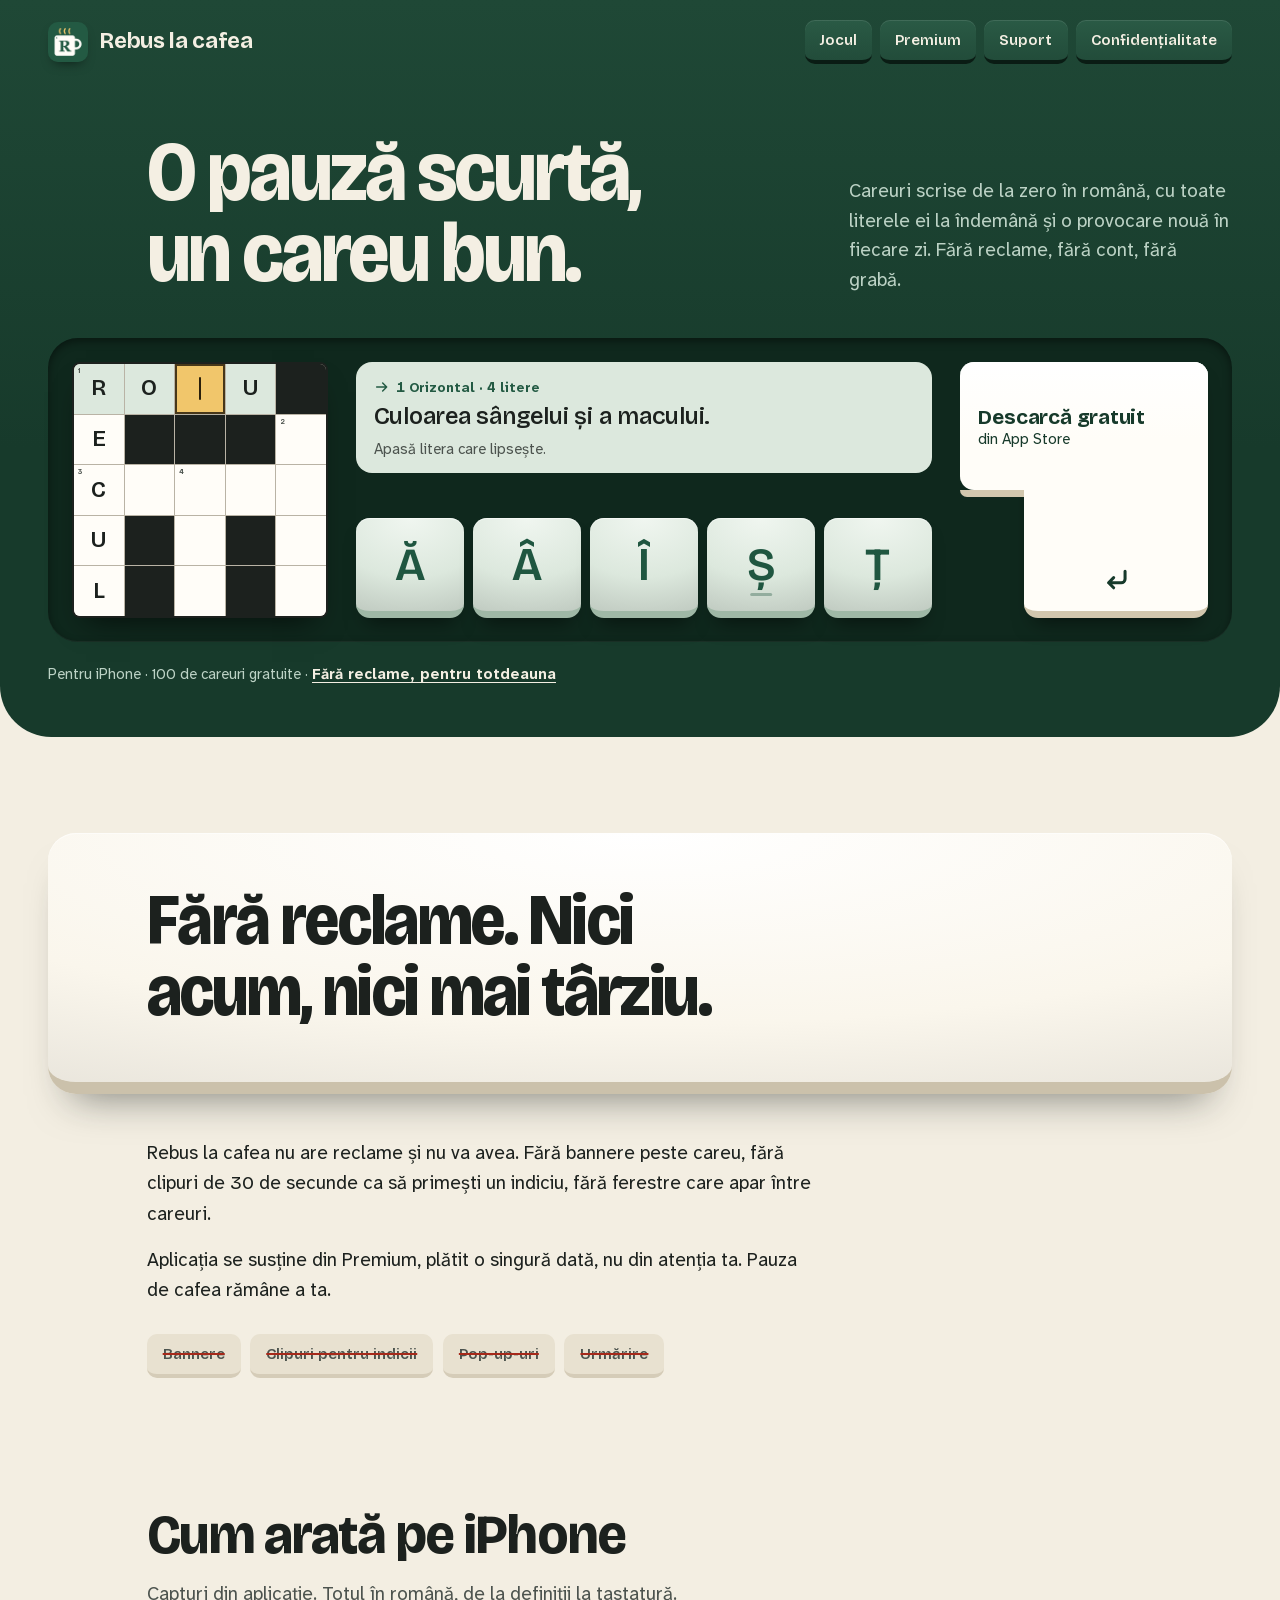
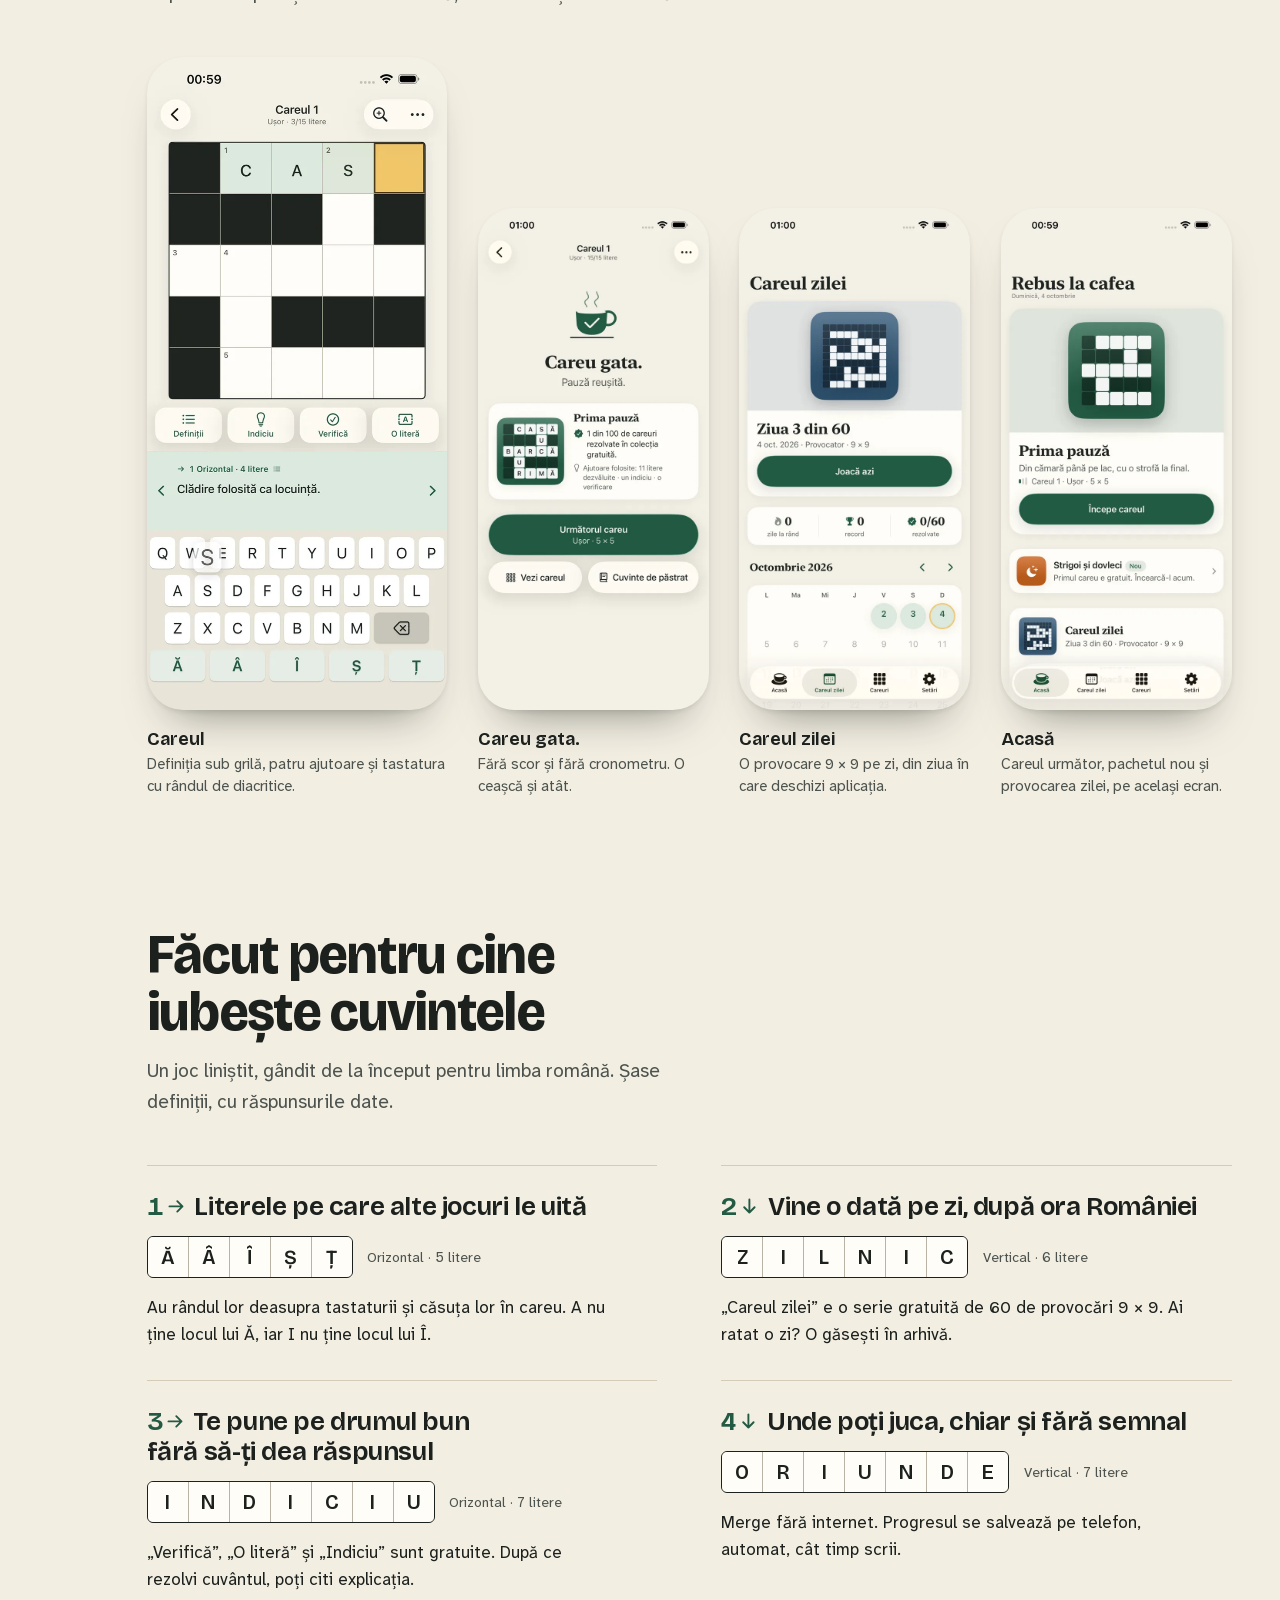
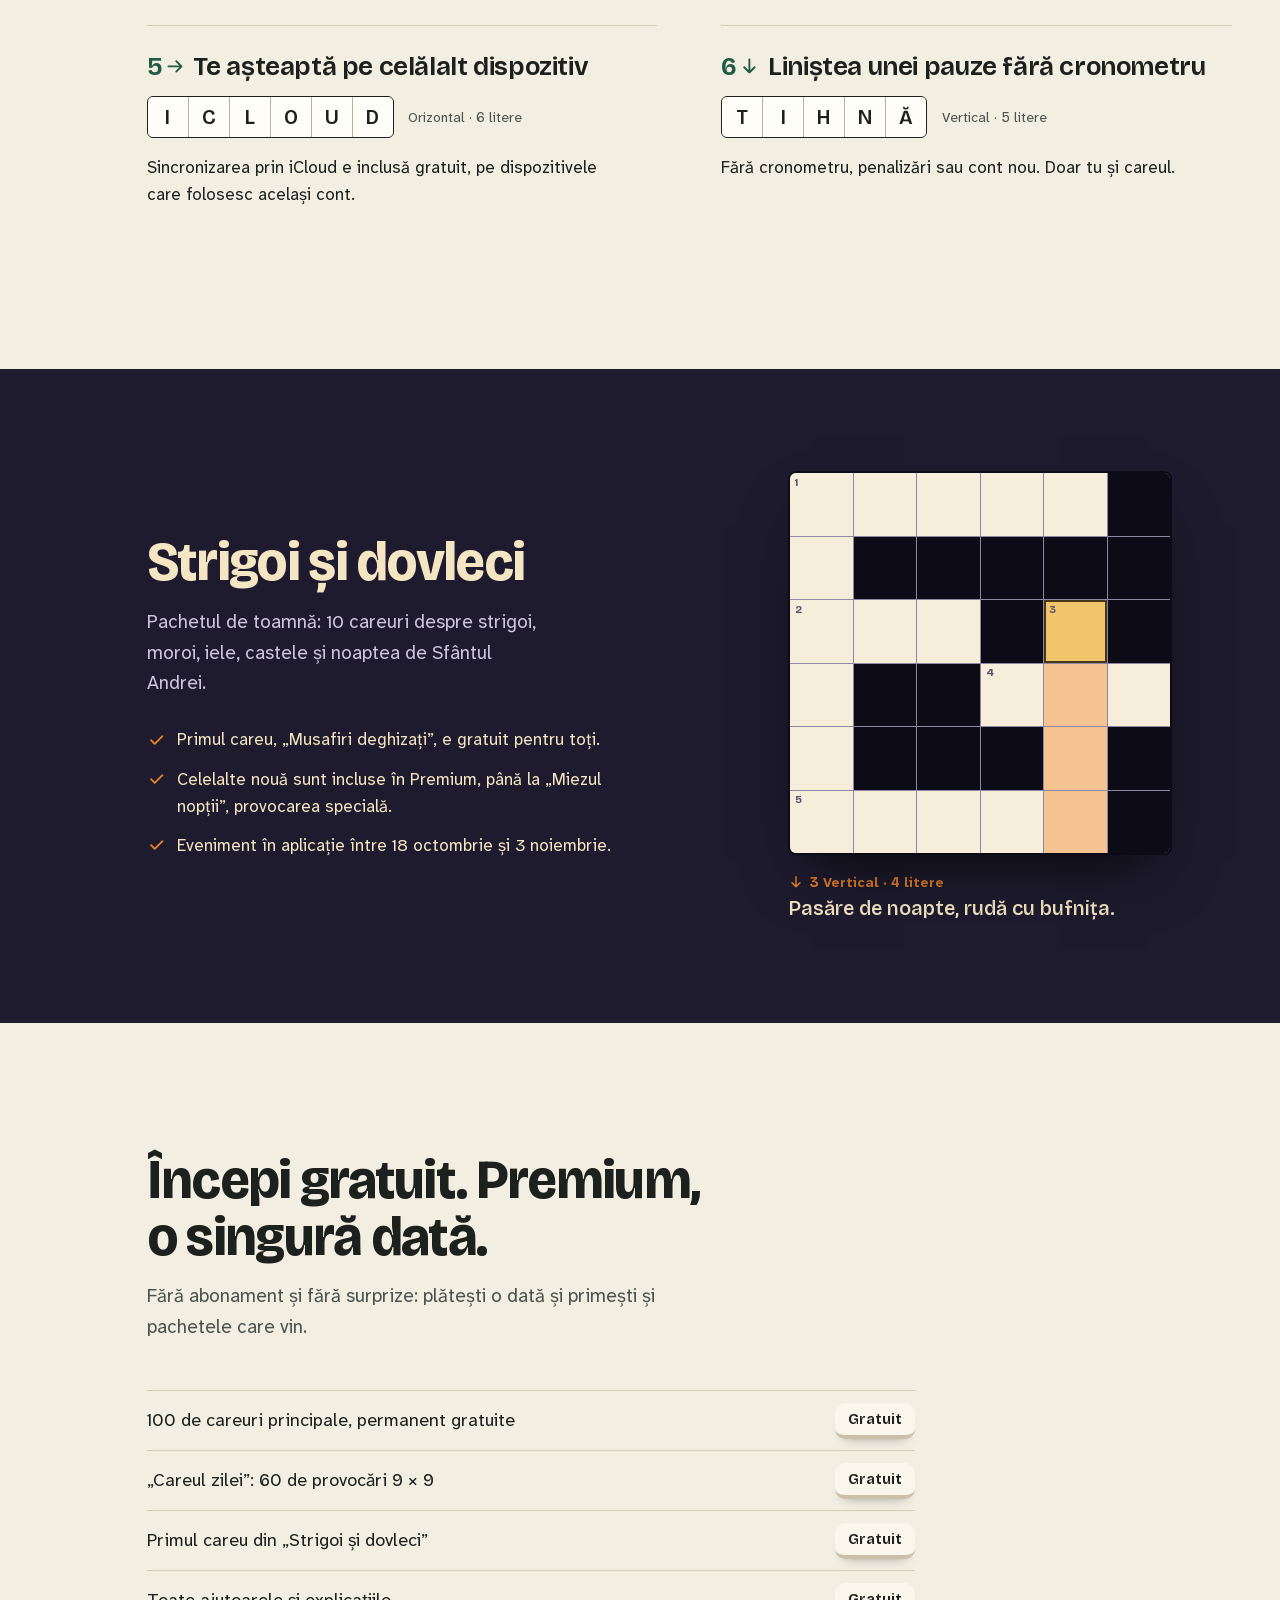
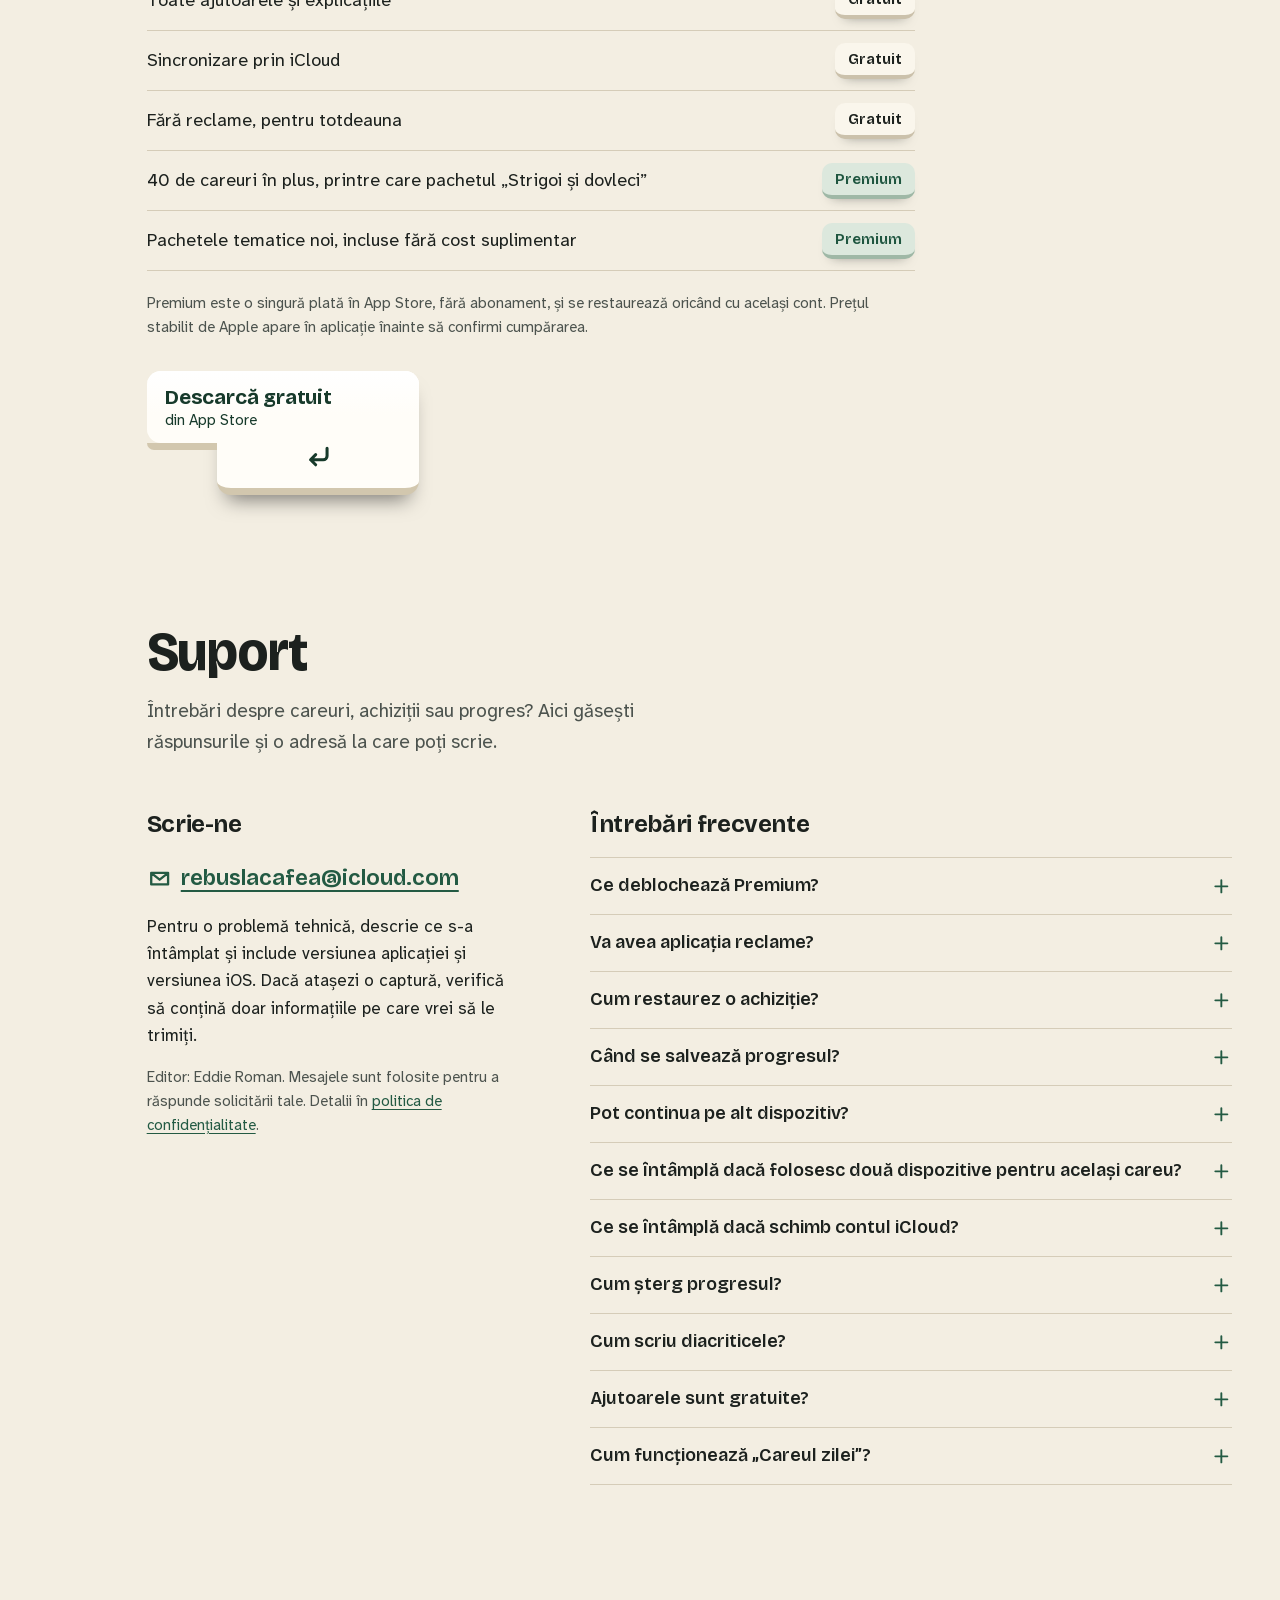
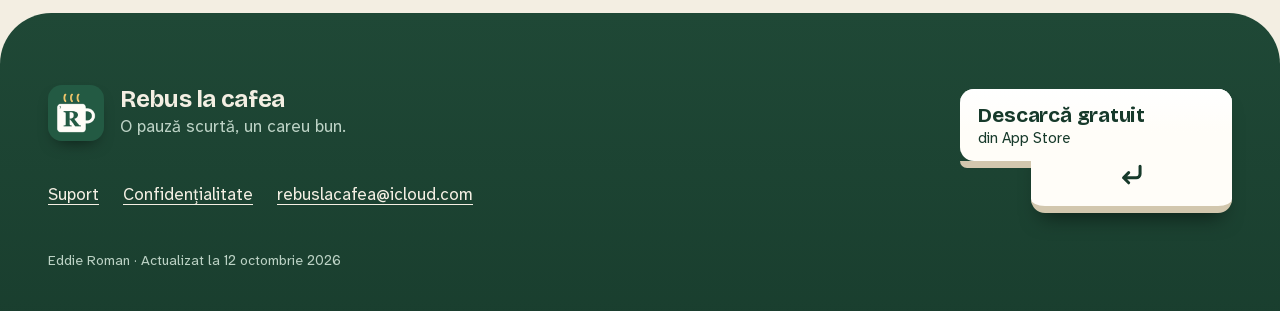
<file: index.html>
<!doctype html>
<html lang="ro">
<head>
  <meta charset="utf-8">
  <meta name="viewport" content="width=device-width, initial-scale=1">
  <meta name="description" content="Rebus la cafea: careuri românești pentru iPhone, cu Ă, Â, Î, Ș și Ț pe tastatură, o provocare nouă în fiecare zi și 100 de careuri gratuite. Fără reclame, iar așa va rămâne. Fără cont, fără abonament.">
  <meta name="theme-color" content="#173a2b">
  <meta property="og:type" content="website">
  <meta property="og:locale" content="ro_RO">
  <meta property="og:site_name" content="Rebus la cafea">
  <meta property="og:title" content="Rebus la cafea — careuri românești pentru iPhone">
  <meta property="og:description" content="100 de careuri gratuite, 60 de provocări zilnice și diacritice adevărate. Fără reclame, iar așa va rămâne.">
  <meta property="og:url" content="https://eddiesr93.github.io/rebus-la-cafea-site/">
  <meta property="og:image" content="https://eddiesr93.github.io/rebus-la-cafea-site/img/og-image.png">
  <meta property="og:image:width" content="1200">
  <meta property="og:image:height" content="630">
  <meta property="og:image:alt" content="Rebus la cafea: „O pauză scurtă, un careu bun.”, cuvântul ROȘU completat și tastele Ă, Â, Î, Ș, Ț, cu Ș apăsată.">
  <meta name="twitter:card" content="summary_large_image">
  <meta name="apple-itunes-app" content="app-id=6819084037">
  <title>Rebus la cafea — careuri românești pentru iPhone</title>
  <link rel="canonical" href="https://eddiesr93.github.io/rebus-la-cafea-site/">
  <link rel="icon" href="img/favicon-32.png" sizes="32x32" type="image/png">
  <link rel="apple-touch-icon" href="img/apple-touch-icon.png">
  <link rel="preload" href="fonts/bricolage-latin.woff2" as="font" type="font/woff2" crossorigin>
  <link rel="stylesheet" href="site.css">
</head>
<body>
  <a class="skip-link" href="#continut">Mergi la conținut</a>

  <svg class="sprite" aria-hidden="true" focusable="false">
    <symbol id="i-across" viewBox="0 0 24 24"><path d="M4 12h15M13 6l6 6-6 6"/></symbol>
    <symbol id="i-down" viewBox="0 0 24 24"><path d="M12 4v15M6 13l6 6 6-6"/></symbol>
    <symbol id="i-enter" viewBox="0 0 24 24"><path d="M19 5v6a3 3 0 0 1-3 3H6M10 10l-4 4 4 4"/></symbol>
    <symbol id="i-check" viewBox="0 0 24 24"><path d="M5 12.5l4.5 4.5L19 7.5"/></symbol>
    <symbol id="i-cross" viewBox="0 0 24 24"><path d="M7 7l10 10M17 7L7 17"/></symbol>
    <symbol id="i-plus" viewBox="0 0 24 24"><path d="M12 5v14M5 12h14"/></symbol>
    <symbol id="i-mail" viewBox="0 0 24 24"><path d="M4 6.5h16v11H4zM4.5 7l7.5 6 7.5-6"/></symbol>
  </svg>

  <div class="case case-top">
    <header class="site-header frame">
      <a class="brand" href="./" aria-current="page"><img src="img/apple-touch-icon.png" alt="" width="40" height="40">Rebus la cafea</a>
      <nav class="fn-row" aria-label="Navigație principală">
        <a class="fn" href="#joc">Jocul</a>
        <a class="fn" href="#premium">Premium</a>
        <a class="fn" href="#suport">Suport</a>
        <a class="fn fn-wide" href="confidentialitate/">Confidențialitate</a>
      </nav>
    </header>

    <main id="continut">
      <section class="hero frame" aria-labelledby="hero-titlu">
        <div class="hero-words">
          <h1 id="hero-titlu">O pauză scurtă, un&nbsp;careu bun.</h1>
          <p class="lede">Careuri scrise de la zero în română, cu toate literele ei la îndemână și o provocare nouă în fiecare zi. Fără reclame, fără cont, fără grabă.</p>
        </div>

        <div class="deck" role="group" aria-labelledby="demo-titlu">
          <input class="key-input" type="radio" name="litera" id="k-a" value="Ă">
          <input class="key-input" type="radio" name="litera" id="k-aa" value="Â">
          <input class="key-input" type="radio" name="litera" id="k-i" value="Î">
          <input class="key-input" type="radio" name="litera" id="k-s" value="Ș">
          <input class="key-input" type="radio" name="litera" id="k-t" value="Ț">

          <div class="board" role="img" aria-label="Careul „Încă o înghițitură”, 5 pe 5. Pe primul rând: R, O, o căsuță goală, U.">
            <span class="cell r0 n" data-n="1">R</span><span class="cell r0">O</span><span class="cell r0 target"><span class="caret"></span><span class="try try-a">Ă</span><span class="try try-aa">Â</span><span class="try try-i">Î</span><span class="try try-s">Ș</span><span class="try try-t">Ț</span></span><span class="cell r0">U</span><span class="cell block r0"></span>
            <span class="cell">E</span><span class="cell block"></span><span class="cell block"></span><span class="cell block"></span><span class="cell n" data-n="2"></span>
            <span class="cell n" data-n="3">C</span><span class="cell"></span><span class="cell n" data-n="4"></span><span class="cell"></span><span class="cell"></span>
            <span class="cell">U</span><span class="cell block"></span><span class="cell"></span><span class="cell block"></span><span class="cell"></span>
            <span class="cell">L</span><span class="cell block"></span><span class="cell"></span><span class="cell block"></span><span class="cell"></span>
          </div>

          <div class="clue">
            <p class="clue-dir" id="demo-titlu"><svg class="icon" aria-hidden="true"><use href="#i-across"/></svg>1 Orizontal · 4 litere</p>
            <p class="clue-text">Culoarea sângelui și a macului.</p>
            <p class="fb fb-none">Apasă litera care lipsește.</p>
            <p class="fb fb-a"><svg class="icon" aria-hidden="true"><use href="#i-cross"/></svg>„ROĂU”? Nu există. Mai încearcă.</p>
            <p class="fb fb-aa"><svg class="icon" aria-hidden="true"><use href="#i-cross"/></svg>„ROÂU”? Nici așa. Mai încearcă.</p>
            <p class="fb fb-i"><svg class="icon" aria-hidden="true"><use href="#i-cross"/></svg>„ROÎU”? Aproape poetic, dar nu.</p>
            <p class="fb fb-t"><svg class="icon" aria-hidden="true"><use href="#i-cross"/></svg>„ROȚU” sună a roată, nu a culoare.</p>
            <p class="fb fb-s"><svg class="icon" aria-hidden="true"><use href="#i-check"/></svg>ROȘU. Aici Ș are căsuța lui, nu e un S cu pretenții.</p>
          </div>

          <div class="keys">
            <label class="key key-dia" for="k-a"><span class="cap">Ă</span></label>
            <label class="key key-dia" for="k-aa"><span class="cap">Â</span></label>
            <label class="key key-dia" for="k-i"><span class="cap">Î</span></label>
            <label class="key key-dia key-home" for="k-s"><span class="cap">Ș</span></label>
            <label class="key key-dia" for="k-t"><span class="cap">Ț</span></label>
          </div>

          <a class="key-iso hero-enter" href="https://apps.apple.com/ro/app/id6819084037?pt=129528005&amp;ct=site&amp;mt=8"><span class="iso-top"><span class="enter-text"><strong>Descarcă gratuit</strong> din App Store</span><svg class="icon enter-icon iso-icon-inline" aria-hidden="true"><use href="#i-enter"/></svg></span><span class="iso-stem" aria-hidden="true"><svg class="icon enter-icon"><use href="#i-enter"/></svg></span></a>
        </div>

        <p class="hero-note">Pentru iPhone · 100 de careuri gratuite · <a href="#fara-reclame">Fără reclame, pentru totdeauna</a></p>
      </section>
    </main>
  </div>

  <div class="paper">
    <section class="promise frame" id="fara-reclame" aria-labelledby="promisiune-titlu">
      <div class="spacebar">
        <h2 id="promisiune-titlu">Fără reclame. Nici acum, nici mai târziu.</h2>
      </div>
      <div class="promise-body rail">
        <p>Rebus la cafea nu are reclame și nu va avea. Fără bannere peste careu, fără clipuri de 30 de secunde ca să primești un indiciu, fără ferestre care apar între careuri.</p>
        <p>Aplicația se susține din Premium, plătit o singură dată, nu din atenția ta. Pauza de cafea rămâne a ta.</p>
        <ul class="mods" aria-label="Ce nu există în aplicație">
          <li>Bannere</li>
          <li>Clipuri pentru indicii</li>
          <li>Pop-up-uri</li>
          <li>Urmărire</li>
        </ul>
      </div>
    </section>

    <section class="screens frame" id="ecrane" aria-labelledby="ecrane-titlu">
      <div class="section-head rail">
        <h2 id="ecrane-titlu">Cum arată pe iPhone</h2>
        <p>Capturi din aplicație. Totul în română, de la definiții la tastatură.</p>
      </div>
      <div class="shots">
        <figure class="shot shot-lead">
          <picture>
            <source srcset="img/ecran-03-game-typing-dark.webp" media="(prefers-color-scheme: dark)">
            <img src="img/ecran-03-game-typing.webp" alt="Careul 1 în lucru: CAS completat pe orizontală, definiția „Clădire folosită ca locuință” și tastatura cu rândul Ă, Â, Î, Ș, Ț." width="600" height="1304" loading="lazy">
          </picture>
          <figcaption><strong>Careul</strong> Definiția sub grilă, patru ajutoare și tastatura cu rândul de diacritice.</figcaption>
        </figure>
        <figure class="shot">
          <picture>
            <source srcset="img/ecran-08-completion-dark.webp" media="(prefers-color-scheme: dark)">
            <img src="img/ecran-08-completion.webp" alt="Ecranul de final „Careu gata. Pauză reușită.” cu ceașca de cafea și rezumatul careului „Prima pauză”." width="600" height="1304" loading="lazy">
          </picture>
          <figcaption><strong>Careu gata.</strong> Fără scor și fără cronometru. O ceașcă și atât.</figcaption>
        </figure>
        <figure class="shot">
          <picture>
            <source srcset="img/ecran-11-daily-dark.webp" media="(prefers-color-scheme: dark)">
            <img src="img/ecran-11-daily.webp" alt="Ecranul „Careul zilei”: Ziua 3 din 60, provocare 9&nbsp;×&nbsp;9, seria zilnică și calendarul lunii octombrie." width="600" height="1304" loading="lazy">
          </picture>
          <figcaption><strong>Careul zilei</strong> O provocare 9&nbsp;×&nbsp;9 pe zi, din ziua în care deschizi aplicația.</figcaption>
        </figure>
        <figure class="shot">
          <picture>
            <source srcset="img/ecran-01-home-dark.webp" media="(prefers-color-scheme: dark)">
            <img src="img/ecran-01-home.webp" alt="Ecranul Acasă: careul „Prima pauză” cu butonul „Începe careul”, pachetul „Strigoi și dovleci” și Careul zilei, ziua 3 din 60." width="600" height="1304" loading="lazy">
          </picture>
          <figcaption><strong>Acasă</strong> Careul următor, pachetul nou și provocarea zilei, pe același ecran.</figcaption>
        </figure>
      </div>
    </section>

    <section class="clues frame" id="joc" aria-labelledby="joc-titlu">
      <div class="section-head rail">
        <h2 id="joc-titlu">Făcut pentru cine iubește cuvintele</h2>
        <p>Un joc liniștit, gândit de la început pentru limba română. Șase definiții, cu răspunsurile date.</p>
      </div>
      <ol class="clue-list rail">
        <li>
          <h3><span class="idx">1<svg class="icon" aria-hidden="true"><use href="#i-across"/></svg></span>Literele pe care alte jocuri le uită</h3>
          <p class="answer-row"><span class="answer" role="img" aria-label="Răspuns: Ă, Â, Î, Ș, Ț"><span>Ă</span><span>Â</span><span>Î</span><span>Ș</span><span>Ț</span></span><span class="len">Orizontal · 5 litere</span></p>
          <p>Au rândul lor deasupra tastaturii și căsuța lor în careu. A nu ține locul lui Ă, iar I nu ține locul lui Î.</p>
        </li>
        <li>
          <h3><span class="idx">2<svg class="icon" aria-hidden="true"><use href="#i-down"/></svg></span>Vine o dată pe zi, după ora României</h3>
          <p class="answer-row"><span class="answer" role="img" aria-label="Răspuns: zilnic"><span>Z</span><span>I</span><span>L</span><span>N</span><span>I</span><span>C</span></span><span class="len">Vertical · 6 litere</span></p>
          <p>„Careul zilei” e o serie gratuită de 60 de provocări 9&nbsp;×&nbsp;9. Ai ratat o zi? O găsești în arhivă.</p>
        </li>
        <li>
          <h3><span class="idx">3<svg class="icon" aria-hidden="true"><use href="#i-across"/></svg></span>Te pune pe drumul bun fără să-ți dea răspunsul</h3>
          <p class="answer-row"><span class="answer" role="img" aria-label="Răspuns: indiciu"><span>I</span><span>N</span><span>D</span><span>I</span><span>C</span><span>I</span><span>U</span></span><span class="len">Orizontal · 7 litere</span></p>
          <p>„Verifică”, „O literă” și „Indiciu” sunt gratuite. După ce rezolvi cuvântul, poți citi explicația.</p>
        </li>
        <li>
          <h3><span class="idx">4<svg class="icon" aria-hidden="true"><use href="#i-down"/></svg></span>Unde poți juca, chiar și fără semnal</h3>
          <p class="answer-row"><span class="answer" role="img" aria-label="Răspuns: oriunde"><span>O</span><span>R</span><span>I</span><span>U</span><span>N</span><span>D</span><span>E</span></span><span class="len">Vertical · 7 litere</span></p>
          <p>Merge fără internet. Progresul se salvează pe telefon, automat, cât timp scrii.</p>
        </li>
        <li>
          <h3><span class="idx">5<svg class="icon" aria-hidden="true"><use href="#i-across"/></svg></span>Te așteaptă pe celălalt dispozitiv</h3>
          <p class="answer-row"><span class="answer" role="img" aria-label="Răspuns: iCloud"><span>I</span><span>C</span><span>L</span><span>O</span><span>U</span><span>D</span></span><span class="len">Orizontal · 6 litere</span></p>
          <p>Sincronizarea prin iCloud e inclusă gratuit, pe dispozitivele care folosesc același cont.</p>
        </li>
        <li>
          <h3><span class="idx">6<svg class="icon" aria-hidden="true"><use href="#i-down"/></svg></span>Liniștea unei pauze fără cronometru</h3>
          <p class="answer-row"><span class="answer" role="img" aria-label="Răspuns: tihnă"><span>T</span><span>I</span><span>H</span><span>N</span><span>Ă</span></span><span class="len">Vertical · 5 litere</span></p>
          <p>Fără cronometru, penalizări sau cont nou. Doar tu și careul.</p>
        </li>
      </ol>
    </section>
  </div>

  <!-- Secțiune temporară: „Strigoi și dovleci”. Se scoate după evenimentul din 3 noiembrie 2026. -->
  <section class="night" id="strigoi" aria-labelledby="strigoi-titlu">
    <div class="frame night-inner">
      <div class="night-words rail">
        <h2 id="strigoi-titlu">Strigoi și dovleci</h2>
        <p class="night-lede">Pachetul de toamnă: 10 careuri despre strigoi, moroi, iele, castele și noaptea de Sfântul Andrei.</p>
        <ul class="night-facts">
          <li><svg class="icon" aria-hidden="true"><use href="#i-check"/></svg>Primul careu, „Musafiri deghizați”, e gratuit pentru toți.</li>
          <li><svg class="icon" aria-hidden="true"><use href="#i-check"/></svg>Celelalte nouă sunt incluse în Premium, până la „Miezul nopții”, provocarea specială.</li>
          <li><svg class="icon" aria-hidden="true"><use href="#i-check"/></svg>Eveniment în aplicație între 18 octombrie și 3 noiembrie.</li>
        </ul>
      </div>
      <figure class="night-grid">
        <div class="board board-night" role="img" aria-label="Grila 6 pe 6 a careului „Musafiri deghizați”, cu un cuvânt vertical de 4 litere evidențiat.">
          <span class="cell n" data-n="1"></span><span class="cell"></span><span class="cell"></span><span class="cell"></span><span class="cell"></span><span class="cell block"></span>
          <span class="cell"></span><span class="cell block"></span><span class="cell block"></span><span class="cell block"></span><span class="cell block"></span><span class="cell block"></span>
          <span class="cell n" data-n="2"></span><span class="cell"></span><span class="cell"></span><span class="cell block"></span><span class="cell n on head" data-n="3"></span><span class="cell block"></span>
          <span class="cell"></span><span class="cell block"></span><span class="cell block"></span><span class="cell n" data-n="4"></span><span class="cell on"></span><span class="cell"></span>
          <span class="cell"></span><span class="cell block"></span><span class="cell block"></span><span class="cell block"></span><span class="cell on"></span><span class="cell block"></span>
          <span class="cell n" data-n="5"></span><span class="cell"></span><span class="cell"></span><span class="cell"></span><span class="cell on"></span><span class="cell block"></span>
        </div>
        <figcaption><span class="clue-dir"><svg class="icon" aria-hidden="true"><use href="#i-down"/></svg>3 Vertical · 4 litere</span> Pasăre de noapte, rudă cu bufnița.</figcaption>
      </figure>
    </div>
  </section>

  <div class="paper">
    <section class="premium frame" id="premium" aria-labelledby="premium-titlu">
      <div class="section-head rail">
        <h2 id="premium-titlu">Începi gratuit. Premium, o singură dată.</h2>
        <p>Fără abonament și fără surprize: plătești o dată și primești și pachetele care vin.</p>
      </div>
      <ul class="ledger rail" aria-label="Ce primești">
        <li><span>100 de careuri principale, permanent gratuite</span><span class="tag">Gratuit</span></li>
        <li><span>„Careul zilei”: 60 de provocări 9&nbsp;×&nbsp;9</span><span class="tag">Gratuit</span></li>
        <li><span>Primul careu din „Strigoi și dovleci”</span><span class="tag">Gratuit</span></li>
        <li><span>Toate ajutoarele și explicațiile</span><span class="tag">Gratuit</span></li>
        <li><span>Sincronizare prin iCloud</span><span class="tag">Gratuit</span></li>
        <li><span>Fără reclame, pentru totdeauna</span><span class="tag">Gratuit</span></li>
        <li><span>40 de careuri în plus, printre care pachetul „Strigoi și dovleci”</span><span class="tag tag-premium">Premium</span></li>
        <li><span>Pachetele tematice noi, incluse fără cost suplimentar</span><span class="tag tag-premium">Premium</span></li>
      </ul>
      <p class="ledger-note rail">Premium este o singură plată în App Store, fără abonament, și se restaurează oricând cu același cont. Prețul stabilit de Apple apare în aplicație înainte să confirmi cumpărarea.</p>
      <div class="cta-row rail">
        <a class="key-iso" href="https://apps.apple.com/ro/app/id6819084037?pt=129528005&amp;ct=site&amp;mt=8"><span class="iso-top"><span class="enter-text"><strong>Descarcă gratuit</strong> din App Store</span><svg class="icon enter-icon iso-icon-inline" aria-hidden="true"><use href="#i-enter"/></svg></span><span class="iso-stem" aria-hidden="true"><svg class="icon enter-icon"><use href="#i-enter"/></svg></span></a>
      </div>
    </section>

    <section class="support frame" id="suport" aria-labelledby="suport-titlu">
      <div class="section-head rail">
        <h2 id="suport-titlu">Suport</h2>
        <p>Întrebări despre careuri, achiziții sau progres? Aici găsești răspunsurile și o adresă la care poți scrie.</p>
      </div>

      <div class="support-grid rail">
        <div class="contact" aria-labelledby="contact-titlu">
          <h3 id="contact-titlu">Scrie-ne</h3>
          <a class="email-link" href="mailto:rebuslacafea@icloud.com"><svg class="icon" aria-hidden="true"><use href="#i-mail"/></svg>rebuslacafea@icloud.com</a>
          <p>Pentru o problemă tehnică, descrie ce s-a întâmplat și include versiunea aplicației și versiunea iOS. Dacă atașezi o captură, verifică să conțină doar informațiile pe care vrei să le trimiți.</p>
          <p class="meta">Editor: Eddie Roman. Mesajele sunt folosite pentru a răspunde solicitării tale. Detalii în <a href="confidentialitate/#mesaje-suport">politica de confidențialitate</a>.</p>
        </div>

        <div class="faq" aria-labelledby="intrebari-titlu">
          <h3 id="intrebari-titlu">Întrebări frecvente</h3>

          <details>
            <summary>Ce deblochează Premium?<svg class="icon" aria-hidden="true"><use href="#i-plus"/></svg></summary>
            <p>Premium include 40 de careuri disponibile acum, printre care pachetul de toamnă „Strigoi și dovleci”. Pachetele tematice noi, adăugate periodic prin actualizările aplicației, sunt incluse fără cost suplimentar. Plătești o singură dată în App Store, fără abonament. Toate pachetele noi sunt incluse în aceeași achiziție și rămân în arhiva premium, accesibilă cumpărătorilor. Cele 100 de careuri gratuite rămân disponibile. Prețul furnizat de Apple este afișat în aplicație, înainte de confirmarea cumpărării.</p>
          </details>

          <details>
            <summary>Va avea aplicația reclame?<svg class="icon" aria-hidden="true"><use href="#i-plus"/></svg></summary>
            <p>Nu. Rebus la cafea nu are reclame și nu va avea, nici în careurile gratuite, nici în Premium. Nu există bannere, clipuri pentru indicii sau ferestre între careuri. Aplicația se susține din achiziția unică Premium.</p>
          </details>

          <details>
            <summary>Cum restaurez o achiziție?<svg class="icon" aria-hidden="true"><use href="#i-plus"/></svg></summary>
            <p>În Setări, apasă „Restaurează achizițiile”, folosind același cont App Store cu care ai cumpărat Premium. Restaurarea necesită o conexiune la internet. Dacă accesul nu apare, verifică acel cont și încearcă din nou. <a href="https://support.apple.com/en-gb/108096">Apple explică și pașii de restaurare</a>.</p>
          </details>

          <details>
            <summary>Când se salvează progresul?<svg class="icon" aria-hidden="true"><use href="#i-plus"/></svg></summary>
            <p>Progresul se păstrează local pe dispozitiv, inclusiv offline. Scrierea se face după o scurtă pauză la tastare și când părăsești careul sau treci aplicația în fundal. Dacă apare un mesaj că salvarea nu a reușit, verifică spațiul liber și reîncearcă înainte să închizi aplicația. Sincronizarea iCloud se încearcă separat și depinde de conexiune, cont și condițiile sistemului.</p>
          </details>

          <details>
            <summary>Pot continua pe alt dispozitiv?<svg class="icon" aria-hidden="true"><use href="#i-plus"/></svg></summary>
            <p>Da, prin iCloud, pe dispozitivele care folosesc același cont. Sincronizarea progresului este activată implicit și este disponibilă atât pentru gratuit, cât și pentru Premium. O poți opri din Setări sau poți cere o încercare prin „Sincronizează acum”. Actualizarea nu este garantată imediat. Se sincronizează progresul, selecția din fiecare careu și istoricul rezolvărilor; tema, vibrațiile și alegerea careului afișat rămân locale. „Restaurează achizițiile” recuperează separat accesul Premium prin contul App Store.</p>
          </details>

          <details>
            <summary>Ce se întâmplă dacă folosesc două dispozitive pentru același careu?<svg class="icon" aria-hidden="true"><use href="#i-plus"/></svg></summary>
            <p>Aplicația păstrează o salvare întreagă după reguli stabile. O finalizare are prioritate, cu excepția unei reluări sau resetări explicite. Literele din salvări diferite nu se combină. Așteaptă reușita sincronizării înainte să continui pe celălalt dispozitiv.</p>
          </details>

          <details>
            <summary>Ce se întâmplă dacă schimb contul iCloud?<svg class="icon" aria-hidden="true"><use href="#i-plus"/></svg></summary>
            <p>Sincronizarea se suspendă până când confirmi folosirea noului cont. Confirmarea permite trimiterea progresului local către acel cont. Transferul nu se face automat.</p>
          </details>

          <details>
            <summary>Cum șterg progresul?<svg class="icon" aria-hidden="true"><use href="#i-plus"/></svg></summary>
            <p>În Setări, „Resetează tot progresul” golește imediat literele și statisticile locale. Resetarea se aplică celorlalte dispozitive după sincronizare, inclusiv după reactivarea ei. Cu sincronizarea oprită, copia iCloud nu se modifică imediat. Oprirea sincronizării sau ștergerea aplicației nu șterge copia iCloud existentă. Confirmarea resetării este necesară, iar achizițiile sunt păstrate.</p>
          </details>

          <details>
            <summary>Cum scriu diacriticele?<svg class="icon" aria-hidden="true"><use href="#i-plus"/></svg></summary>
            <p>Folosește rândul Ă, Â, Î, Ș și Ț de deasupra tastaturii din aplicație. Acestea sunt litere distincte în careuri: A nu înlocuiește Ă sau Â, iar I nu înlocuiește Î. O literă ocupă o singură căsuță.</p>
          </details>

          <details>
            <summary>Ajutoarele sunt gratuite?<svg class="icon" aria-hidden="true"><use href="#i-plus"/></svg></summary>
            <p>Da. „Verifică” marchează literele greșite, iar „O literă” completează o căsuță. „Indiciu” oferă o direcție de gândire fără să completeze litere; după rezolvarea cuvântului poți citi explicația. Ajutoarele sunt disponibile gratuit în colecțiile gratuite și în cele deblocate prin cumpărare.</p>
          </details>

          <details>
            <summary>Cum funcționează „Careul zilei”?<svg class="icon" aria-hidden="true"><use href="#i-plus"/></svg></summary>
            <p>Este o serie de 60 de provocări gratuite, separate de cele 140 de careuri principale (100 gratuite și 40 Premium). Seria începe din ziua în care deschizi prima dată aplicația și se deschide câte o provocare pe zi, după ora României. Zilele trecute rămân accesibile în arhivă, iar cele viitoare sunt blocate. După ziua 60, toate provocările rămân în arhivă, pentru a reveni oricând.</p>
          </details>
        </div>
      </div>
    </section>
  </div>

  <footer class="case case-bottom">
    <div class="frame footer-inner">
      <div class="footer-brand">
        <img src="img/apple-touch-icon.png" alt="" width="56" height="56">
        <p><strong>Rebus la cafea</strong> O pauză scurtă, un careu bun.</p>
      </div>
      <a class="key-iso" href="https://apps.apple.com/ro/app/id6819084037?pt=129528005&amp;ct=site&amp;mt=8"><span class="iso-top"><span class="enter-text"><strong>Descarcă gratuit</strong> din App Store</span><svg class="icon enter-icon iso-icon-inline" aria-hidden="true"><use href="#i-enter"/></svg></span><span class="iso-stem" aria-hidden="true"><svg class="icon enter-icon"><use href="#i-enter"/></svg></span></a>
      <nav class="footer-nav" aria-label="Linkuri de subsol">
        <a href="#suport">Suport</a>
        <a href="confidentialitate/">Confidențialitate</a>
        <a href="mailto:rebuslacafea@icloud.com">rebuslacafea@icloud.com</a>
      </nav>
      <p class="footer-meta">Eddie Roman · Actualizat la <time datetime="2026-10-12">12 octombrie 2026</time></p>
    </div>
  </footer>
</body>
</html>
</file>
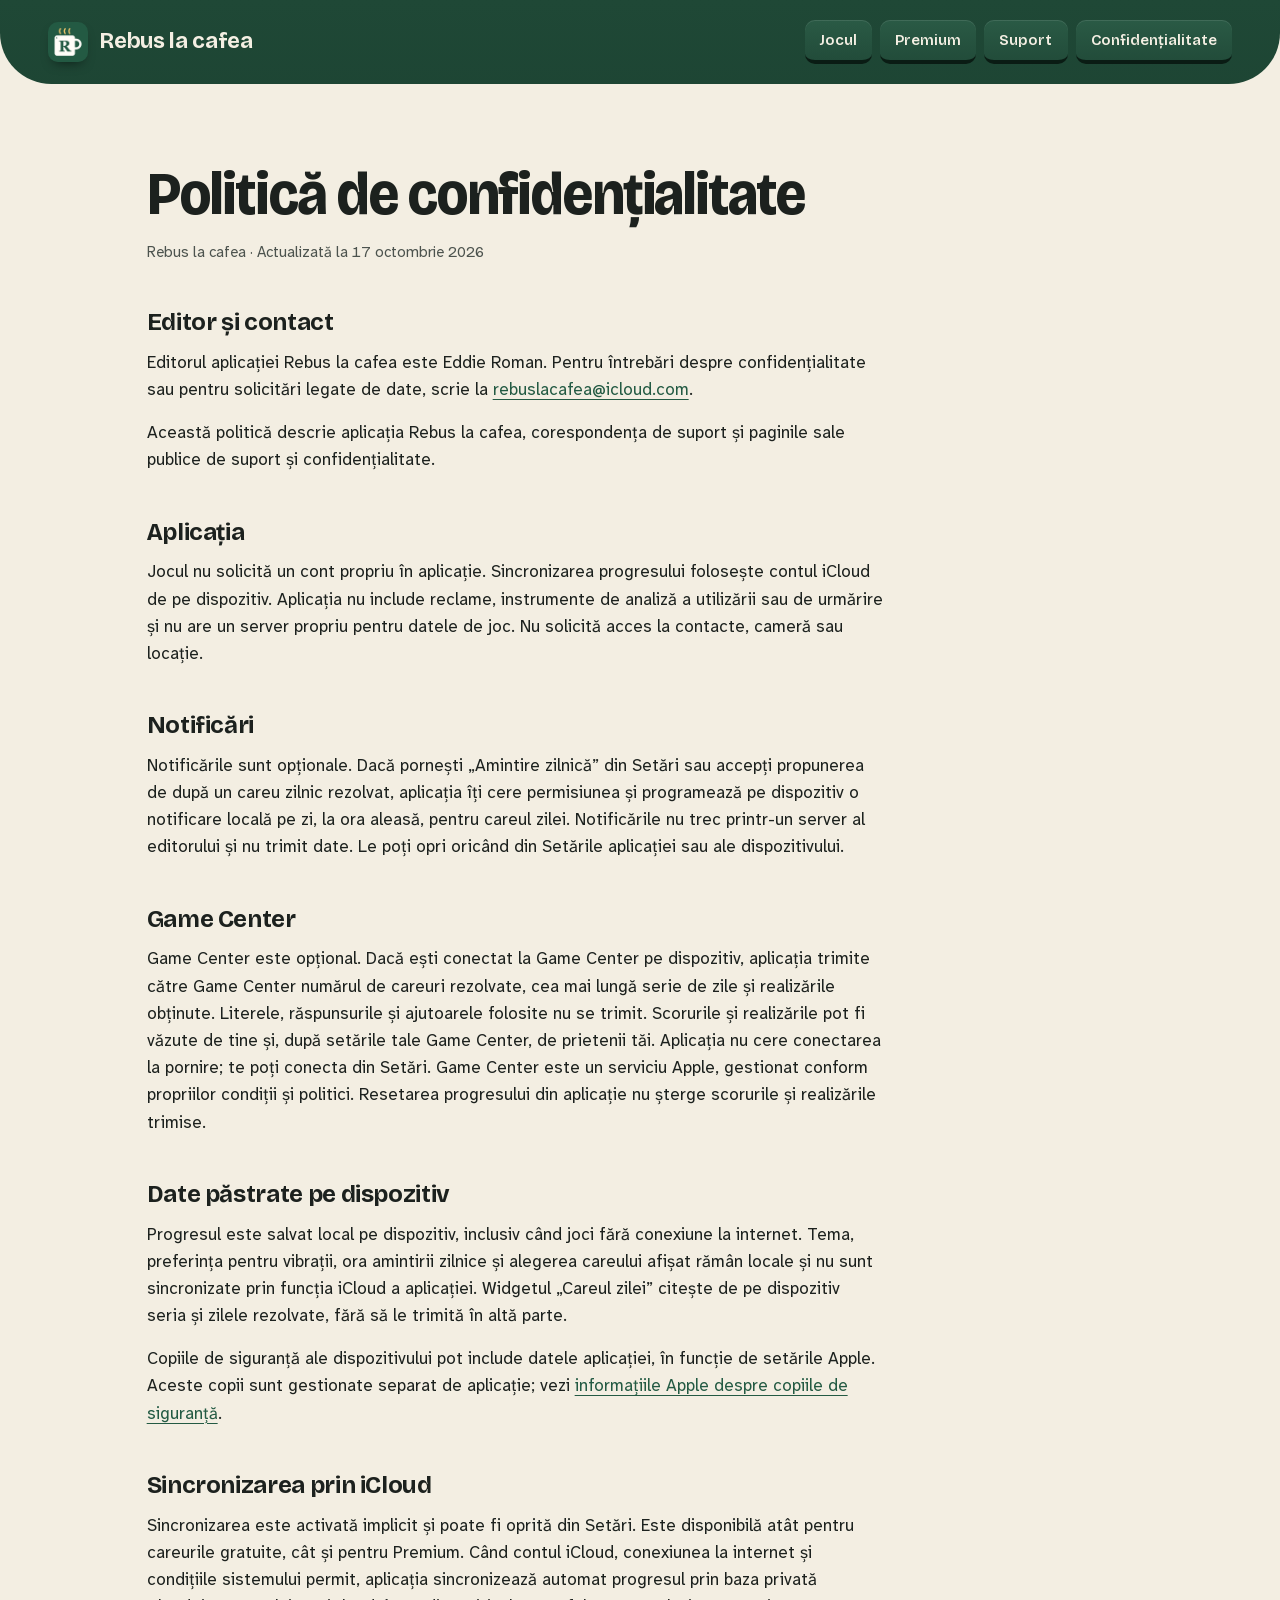
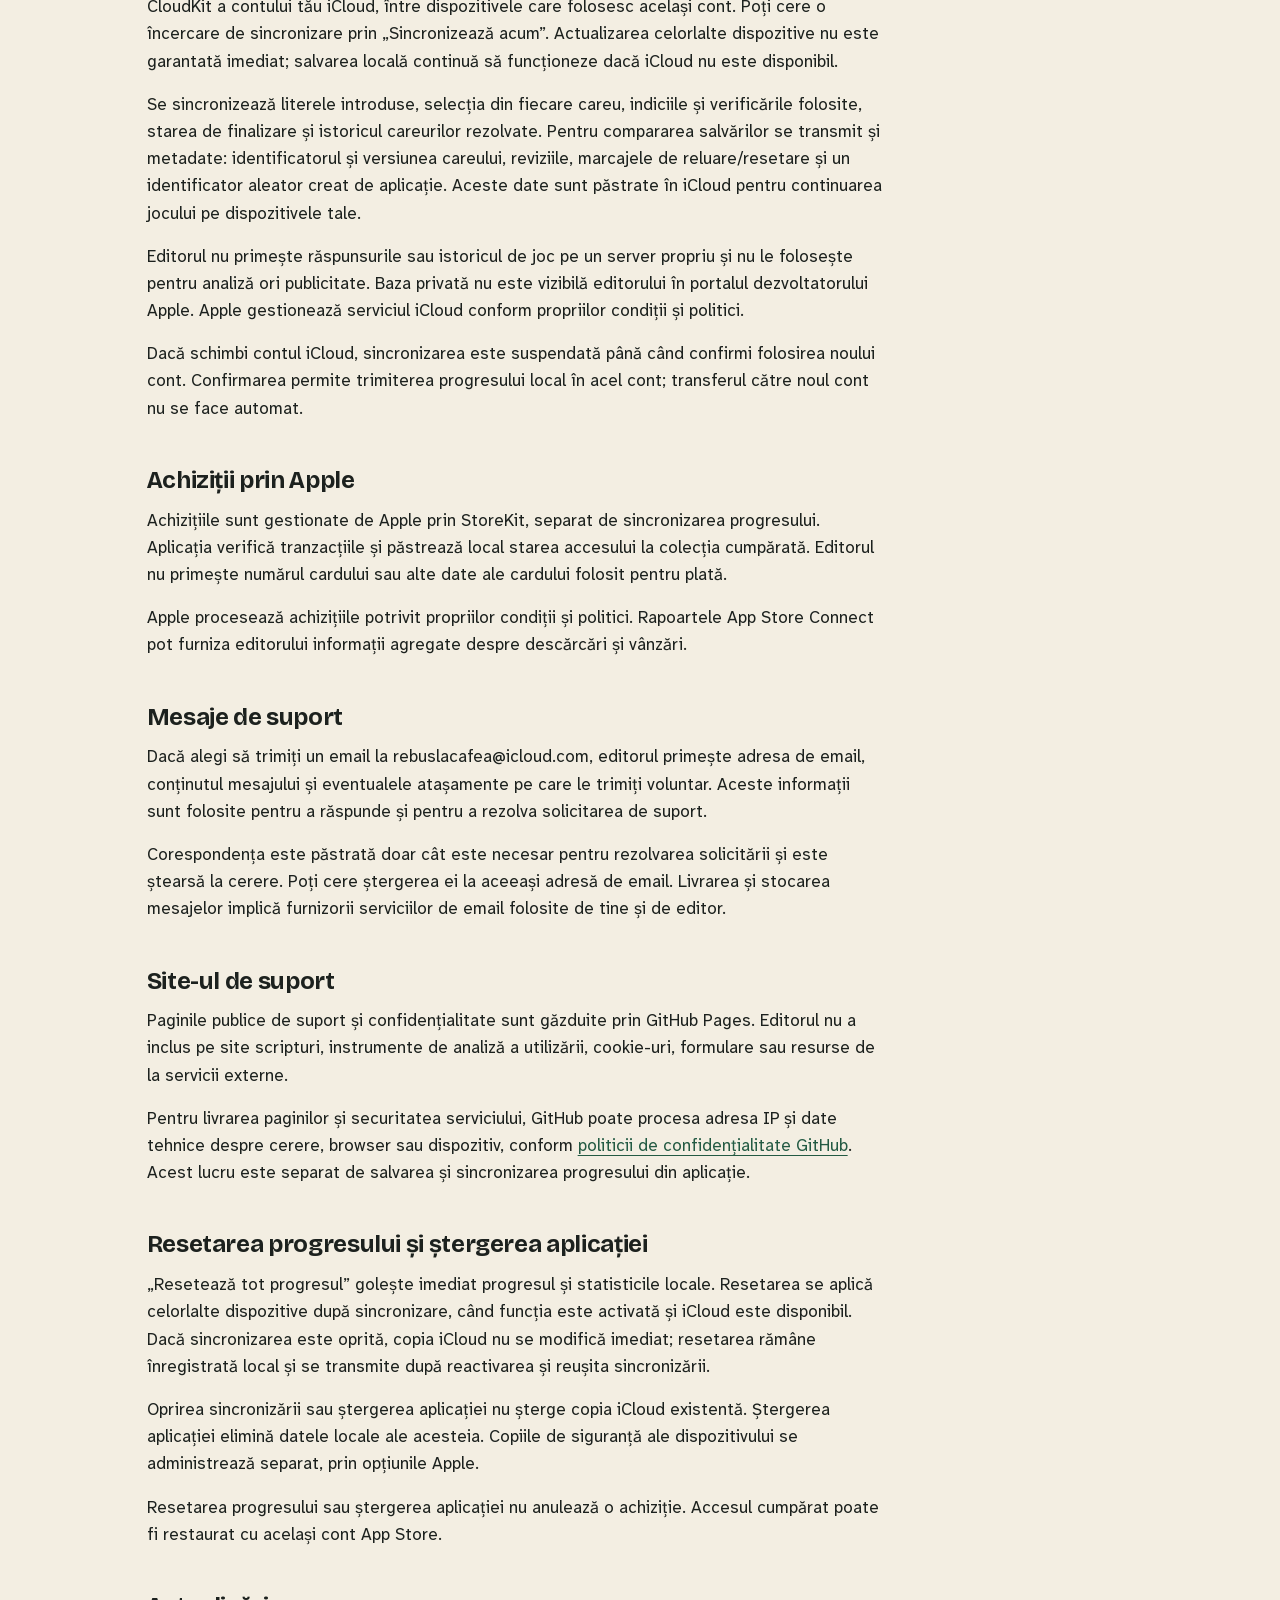
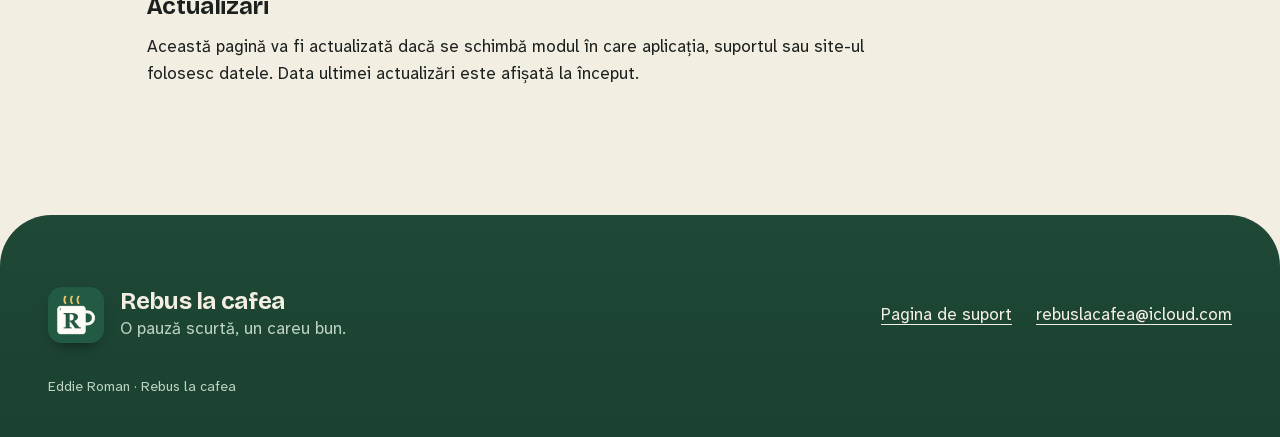
<file: confidentialitate/index.html>
<!doctype html>
<html lang="ro">
<head>
  <meta charset="utf-8">
  <meta name="viewport" content="width=device-width, initial-scale=1">
  <meta name="description" content="Politica de confidențialitate pentru aplicația Rebus la cafea, mesajele de suport și paginile publice. Editor: Eddie Roman.">
  <title>Confidențialitate · Rebus la cafea</title>
  <link rel="canonical" href="https://eddiesr93.github.io/rebus-la-cafea-site/confidentialitate/">
  <link rel="icon" href="../img/favicon-32.png" sizes="32x32" type="image/png">
  <link rel="apple-touch-icon" href="../img/apple-touch-icon.png">
  <meta name="theme-color" content="#173a2b">
  <link rel="preload" href="../fonts/bricolage-latin.woff2" as="font" type="font/woff2" crossorigin>
  <link rel="stylesheet" href="../site.css">
</head>
<body>
  <a class="skip-link" href="#continut">Mergi la conținut</a>

  <div class="case case-top case-slim">
    <header class="site-header frame">
      <a class="brand" href="../"><img src="../img/apple-touch-icon.png" alt="" width="40" height="40">Rebus la cafea</a>
      <nav class="fn-row" aria-label="Navigație principală">
        <a class="fn" href="../#joc">Jocul</a>
        <a class="fn" href="../#premium">Premium</a>
        <a class="fn" href="../#suport">Suport</a>
        <a class="fn fn-wide" href="./" aria-current="page">Confidențialitate</a>
      </nav>
    </header>
  </div>

  <main class="document policy frame" id="continut">
    <h1>Politică de confidențialitate</h1>
    <p class="meta updated">Rebus la cafea · Actualizată la <time datetime="2026-10-17">17 octombrie 2026</time></p>

    <section aria-labelledby="editor-titlu">
      <h2 id="editor-titlu">Editor și contact</h2>
      <p>Editorul aplicației Rebus la cafea este Eddie Roman. Pentru întrebări despre confidențialitate sau pentru solicitări legate de date, scrie la <a href="mailto:rebuslacafea@icloud.com">rebuslacafea@icloud.com</a>.</p>
      <p>Această politică descrie aplicația Rebus la cafea, corespondența de suport și paginile sale publice de suport și confidențialitate.</p>
    </section>

    <section aria-labelledby="aplicatia-titlu">
      <h2 id="aplicatia-titlu">Aplicația</h2>
      <p>Jocul nu solicită un cont propriu în aplicație. Sincronizarea progresului folosește contul iCloud de pe dispozitiv. Aplicația nu include reclame, instrumente de analiză a utilizării sau de urmărire și nu are un server propriu pentru datele de joc. Nu solicită acces la contacte, cameră sau locație.</p>
    </section>

    <section aria-labelledby="notificari-titlu">
      <h2 id="notificari-titlu">Notificări</h2>
      <p>Notificările sunt opționale. Dacă pornești „Amintire zilnică” din Setări sau accepți propunerea de după un careu zilnic rezolvat, aplicația îți cere permisiunea și programează pe dispozitiv o notificare locală pe zi, la ora aleasă, pentru careul zilei. Notificările nu trec printr-un server al editorului și nu trimit date. Le poți opri oricând din Setările aplicației sau ale dispozitivului.</p>
    </section>

    <section aria-labelledby="game-center-titlu">
      <h2 id="game-center-titlu">Game Center</h2>
      <p>Game Center este opțional. Dacă ești conectat la Game Center pe dispozitiv, aplicația trimite către Game Center numărul de careuri rezolvate, cea mai lungă serie de zile și realizările obținute. Literele, răspunsurile și ajutoarele folosite nu se trimit. Scorurile și realizările pot fi văzute de tine și, după setările tale Game Center, de prietenii tăi. Aplicația nu cere conectarea la pornire; te poți conecta din Setări. Game Center este un serviciu Apple, gestionat conform propriilor condiții și politici. Resetarea progresului din aplicație nu șterge scorurile și realizările trimise.</p>
    </section>

    <section aria-labelledby="date-locale-titlu">
      <h2 id="date-locale-titlu">Date păstrate pe dispozitiv</h2>
      <p>Progresul este salvat local pe dispozitiv, inclusiv când joci fără conexiune la internet. Tema, preferința pentru vibrații, ora amintirii zilnice și alegerea careului afișat rămân locale și nu sunt sincronizate prin funcția iCloud a aplicației. Widgetul „Careul zilei” citește de pe dispozitiv seria și zilele rezolvate, fără să le trimită în altă parte.</p>
      <p>Copiile de siguranță ale dispozitivului pot include datele aplicației, în funcție de setările Apple. Aceste copii sunt gestionate separat de aplicație; vezi <a href="https://support.apple.com/en-us/108770">informațiile Apple despre copiile de siguranță</a>.</p>
    </section>

    <section id="icloud" aria-labelledby="icloud-titlu">
      <h2 id="icloud-titlu">Sincronizarea prin iCloud</h2>
      <p>Sincronizarea este activată implicit și poate fi oprită din Setări. Este disponibilă atât pentru careurile gratuite, cât și pentru Premium. Când contul iCloud, conexiunea la internet și condițiile sistemului permit, aplicația sincronizează automat progresul prin baza privată CloudKit a contului tău iCloud, între dispozitivele care folosesc același cont. Poți cere o încercare de sincronizare prin „Sincronizează acum”. Actualizarea celorlalte dispozitive nu este garantată imediat; salvarea locală continuă să funcționeze dacă iCloud nu este disponibil.</p>
      <p>Se sincronizează literele introduse, selecția din fiecare careu, indiciile și verificările folosite, starea de finalizare și istoricul careurilor rezolvate. Pentru compararea salvărilor se transmit și metadate: identificatorul și versiunea careului, reviziile, marcajele de reluare/resetare și un identificator aleator creat de aplicație. Aceste date sunt păstrate în iCloud pentru continuarea jocului pe dispozitivele tale.</p>
      <p>Editorul nu primește răspunsurile sau istoricul de joc pe un server propriu și nu le folosește pentru analiză ori publicitate. Baza privată nu este vizibilă editorului în portalul dezvoltatorului Apple. Apple gestionează serviciul iCloud conform propriilor condiții și politici.</p>
      <p>Dacă schimbi contul iCloud, sincronizarea este suspendată până când confirmi folosirea noului cont. Confirmarea permite trimiterea progresului local în acel cont; transferul către noul cont nu se face automat.</p>
    </section>

    <section aria-labelledby="achizitii-titlu">
      <h2 id="achizitii-titlu">Achiziții prin Apple</h2>
      <p>Achizițiile sunt gestionate de Apple prin StoreKit, separat de sincronizarea progresului. Aplicația verifică tranzacțiile și păstrează local starea accesului la colecția cumpărată. Editorul nu primește numărul cardului sau alte date ale cardului folosit pentru plată.</p>
      <p>Apple procesează achizițiile potrivit propriilor condiții și politici. Rapoartele App Store Connect pot furniza editorului informații agregate despre descărcări și vânzări.</p>
    </section>

    <section id="mesaje-suport" aria-labelledby="suport-titlu">
      <h2 id="suport-titlu">Mesaje de suport</h2>
      <p>Dacă alegi să trimiți un email la rebuslacafea@icloud.com, editorul primește adresa de email, conținutul mesajului și eventualele atașamente pe care le trimiți voluntar. Aceste informații sunt folosite pentru a răspunde și pentru a rezolva solicitarea de suport.</p>
      <p>Corespondența este păstrată doar cât este necesar pentru rezolvarea solicitării și este ștearsă la cerere. Poți cere ștergerea ei la aceeași adresă de email. Livrarea și stocarea mesajelor implică furnizorii serviciilor de email folosite de tine și de editor.</p>
    </section>

    <section aria-labelledby="site-titlu">
      <h2 id="site-titlu">Site-ul de suport</h2>
      <p>Paginile publice de suport și confidențialitate sunt găzduite prin GitHub Pages. Editorul nu a inclus pe site scripturi, instrumente de analiză a utilizării, cookie-uri, formulare sau resurse de la servicii externe.</p>
      <p>Pentru livrarea paginilor și securitatea serviciului, GitHub poate procesa adresa IP și date tehnice despre cerere, browser sau dispozitiv, conform <a href="https://docs.github.com/en/site-policy/privacy-policies/github-general-privacy-statement">politicii de confidențialitate GitHub</a>. Acest lucru este separat de salvarea și sincronizarea progresului din aplicație.</p>
    </section>

    <section aria-labelledby="stergere-titlu">
      <h2 id="stergere-titlu">Resetarea progresului și ștergerea aplicației</h2>
      <p>„Resetează tot progresul” golește imediat progresul și statisticile locale. Resetarea se aplică celorlalte dispozitive după sincronizare, când funcția este activată și iCloud este disponibil. Dacă sincronizarea este oprită, copia iCloud nu se modifică imediat; resetarea rămâne înregistrată local și se transmite după reactivarea și reușita sincronizării.</p>
      <p>Oprirea sincronizării sau ștergerea aplicației nu șterge copia iCloud existentă. Ștergerea aplicației elimină datele locale ale acesteia. Copiile de siguranță ale dispozitivului se administrează separat, prin opțiunile Apple.</p>
      <p>Resetarea progresului sau ștergerea aplicației nu anulează o achiziție. Accesul cumpărat poate fi restaurat cu același cont App Store.</p>
    </section>

    <section aria-labelledby="actualizari-titlu">
      <h2 id="actualizari-titlu">Actualizări</h2>
      <p>Această pagină va fi actualizată dacă se schimbă modul în care aplicația, suportul sau site-ul folosesc datele. Data ultimei actualizări este afișată la început.</p>
    </section>
  </main>

  <footer class="case case-bottom">
    <div class="frame footer-inner">
      <div class="footer-brand">
        <img src="../img/apple-touch-icon.png" alt="" width="56" height="56">
        <p><strong>Rebus la cafea</strong> O pauză scurtă, un careu bun.</p>
      </div>
      <nav class="footer-nav" aria-label="Linkuri de subsol">
        <a href="../#suport">Pagina de suport</a>
        <a href="mailto:rebuslacafea@icloud.com">rebuslacafea@icloud.com</a>
      </nav>
      <p class="footer-meta">Eddie Roman · Rebus la cafea</p>
    </div>
  </footer>
</body>
</html>
</file>
<file: site.css>
@charset "UTF-8";

/* Fonturi găzduite local (SIL OFL 1.1, vezi fonts/OFL-*.txt) */

@font-face {
  font-family: "Bricolage Grotesque";
  font-style: normal;
  font-weight: 200 800;
  font-stretch: 75% 100%;
  font-display: swap;
  src: url("fonts/bricolage-latin-ext.woff2") format("woff2");
  unicode-range: U+0100-02BA, U+02BD-02C5, U+02C7-02CC, U+02CE-02D7, U+02DD-02FF, U+0304, U+0308, U+0329, U+1D00-1DBF, U+1E00-1E9F, U+1EF2-1EFF, U+2020, U+20A0-20AB, U+20AD-20C4, U+2113, U+2C60-2C7F, U+A720-A7FF;
}

@font-face {
  font-family: "Bricolage Grotesque";
  font-style: normal;
  font-weight: 200 800;
  font-stretch: 75% 100%;
  font-display: swap;
  src: url("fonts/bricolage-latin.woff2") format("woff2");
  unicode-range: U+0000-00FF, U+0131, U+0152-0153, U+02BB-02BC, U+02C6, U+02DA, U+02DC, U+0304, U+0308, U+0329, U+2000-206F, U+20AC, U+2122, U+2191, U+2193, U+2212, U+2215, U+FEFF, U+FFFD;
}

@font-face {
  font-family: "Atkinson Hyperlegible Next";
  font-style: normal;
  font-weight: 400 700;
  font-display: swap;
  src: url("fonts/atkinson-latin-ext.woff2") format("woff2");
  unicode-range: U+0100-02BA, U+02BD-02C5, U+02C7-02CC, U+02CE-02D7, U+02DD-02FF, U+0304, U+0308, U+0329, U+1D00-1DBF, U+1E00-1E9F, U+1EF2-1EFF, U+2020, U+20A0-20AB, U+20AD-20C4, U+2113, U+2C60-2C7F, U+A720-A7FF;
}

@font-face {
  font-family: "Atkinson Hyperlegible Next";
  font-style: normal;
  font-weight: 400 700;
  font-display: swap;
  src: url("fonts/atkinson-latin.woff2") format("woff2");
  unicode-range: U+0000-00FF, U+0131, U+0152-0153, U+02BB-02BC, U+02C6, U+02DA, U+02DC, U+0304, U+0308, U+0329, U+2000-206F, U+20AC, U+2122, U+2191, U+2193, U+2212, U+2215, U+FEFF, U+FFFD;
}

@font-face {
  font-family: "Atkinson Hyperlegible Next";
  font-style: italic;
  font-weight: 400;
  font-display: swap;
  src: url("fonts/atkinson-italic-latin-ext.woff2") format("woff2");
  unicode-range: U+0100-02BA, U+02BD-02C5, U+02C7-02CC, U+02CE-02D7, U+02DD-02FF, U+0304, U+0308, U+0329, U+1D00-1DBF, U+1E00-1E9F, U+1EF2-1EFF, U+2020, U+20A0-20AB, U+20AD-20C4, U+2113, U+2C60-2C7F, U+A720-A7FF;
}

@font-face {
  font-family: "Atkinson Hyperlegible Next";
  font-style: italic;
  font-weight: 400;
  font-display: swap;
  src: url("fonts/atkinson-italic-latin.woff2") format("woff2");
  unicode-range: U+0000-00FF, U+0131, U+0152-0153, U+02BB-02BC, U+02C6, U+02DA, U+02DC, U+0304, U+0308, U+0329, U+2000-206F, U+20AC, U+2122, U+2191, U+2193, U+2212, U+2215, U+FEFF, U+FFFD;
}

/* Cifrele textului vin din Bricolage: zeroul tăiat din Atkinson se citește ca „Ø” */

@font-face {
  font-family: "Rebus Digits";
  font-style: normal;
  font-weight: 200 800;
  font-display: swap;
  src: url("fonts/bricolage-latin.woff2") format("woff2");
  unicode-range: U+0030-0039;
}

/* Culori: carcasa tastaturii, hârtia, tastele */

:root {
  color-scheme: light dark;

  --case: #173a2b;
  --case-hi: #1f4836;
  --case-deep: #0f281d;
  --case-wall: #0a1c14;
  --on-case: #f4efe3;
  --on-case-2: #bcd2c5;

  --paper: #f3eee2;
  --paper-2: #e8e1d0;
  --ink: #1c211e;
  --ink-2: #4c534e;
  --rule: #d5ccb8;
  --green: #235a43;
  --sage: #dce8dd;
  --solved: #c7e0cd;

  --cap: #faf6ec;
  --cap-hi: #ffffff;
  --cap-wall: #cbc1ab;
  --dia: #dce8dd;
  --dia-hi: #f0f6f0;
  --dia-wall: #9fb8a6;
  --dia-ink: #1f5640;
  --enter: #fffdf8;
  --enter-wall: #d2c7ae;
  --enter-ink: #173a2b;

  --crema: #f1c66b;
  --crema-hi: #f8dc9c;
  --crema-wall: #b98a30;
  --crema-ink: #2a1f0b;
  --error: #a6291a;

  --cell: #fffdf8;
  --block: #1c211e;
  --line: #b9b3a5;

  --night: #1e1b2e;
  --moon: #f4e6c3;
  --moon-2: #cdc4dd;
  --pumpkin: #e9822a;
  --pumpkin-soft: #f4c391;

  --display: "Bricolage Grotesque", ui-sans-serif, system-ui, sans-serif;
  --text: "Rebus Digits", "Atkinson Hyperlegible Next", ui-sans-serif, system-ui, sans-serif;
  --gutter: clamp(1rem, 4vw, 3rem);
  --frame: min(100vw - var(--gutter) * 2, 76rem);
  --rail: 0px;
  --section-gap: clamp(4.5rem, 10vw, 8rem);
  --ease-out: cubic-bezier(0.16, 1, 0.3, 1);

  scrollbar-color: var(--green) var(--paper);
}

@media (prefers-color-scheme: dark) {
  :root {
    --case: #10291e;
    --case-hi: #163526;
    --case-deep: #0a1d15;
    --case-wall: #050f0a;

    --paper: #121412;
    --paper-2: #1c1f1c;
    --ink: #ecEae3;
    --ink-2: #a9aea7;
    --rule: #303530;
    --green: #8cc2a2;
    --sage: #24392e;
    --solved: #2f5040;

    --cap: #2e3d35;
    --cap-hi: #3a4c42;
    --cap-wall: #15201a;
    --dia: #2b4437;
    --dia-hi: #355343;
    --dia-wall: #15241c;
    --dia-ink: #c4e6cf;

    --crema: #d6a64a;
    --crema-hi: #e6bd67;
    --crema-wall: #8a6420;
    --crema-ink: #1b1405;
    --error: #ff9f8e;

    --cell: #2f3330;
    --block: #050605;
    --line: #4a4e4a;

    --night: #15131f;
  }
}

/* Bază */

* {
  box-sizing: border-box;
}

html {
  -webkit-text-size-adjust: 100%;
  text-size-adjust: 100%;
  scroll-behavior: smooth;
  scroll-padding-block-start: 1.5rem;
}

body {
  margin: 0;
  background: var(--paper);
  color: var(--ink);
  font-family: var(--text);
  font-size: 1.0625rem;
  line-height: 1.6;
  overflow-wrap: break-word;
  font-variant-numeric: lining-nums;
}

::selection {
  background: var(--crema-hi);
  color: var(--crema-ink);
}

h1,
h2,
h3 {
  margin: 0;
  font-family: var(--display);
  font-optical-sizing: auto;
  text-wrap: balance;
}

p {
  margin-block: 0 1rem;
}

a {
  color: var(--green);
  text-decoration-thickness: 0.08em;
  text-underline-offset: 0.22em;
}

a:hover {
  text-decoration-thickness: 0.14em;
}

:focus-visible {
  outline: 3px solid var(--green);
  outline-offset: 3px;
  border-radius: 6px;
}

img {
  max-inline-size: 100%;
}

.icon {
  inline-size: 1.15em;
  block-size: 1.15em;
  flex: none;
  fill: none;
  stroke: currentColor;
  stroke-width: 2.2;
  stroke-linecap: round;
  stroke-linejoin: round;
}

.sprite {
  position: absolute;
  inline-size: 0;
  block-size: 0;
  overflow: hidden;
}

.skip-link {
  position: absolute;
  inset-block-start: 0.75rem;
  inset-inline-start: var(--gutter);
  z-index: 10;
  padding: 0.6rem 1rem;
  background: var(--enter);
  color: var(--enter-ink);
  border-radius: 10px;
  font-weight: 700;
  transform: translateY(-200%);
}

.skip-link:focus {
  transform: none;
}

.frame {
  inline-size: var(--frame);
  margin-inline: auto;
}

.rail {
  margin-inline-start: var(--rail);
}

.meta {
  color: var(--ink-2);
  font-size: 0.9375rem;
}

/* Tastele: fața, peretele lateral și apăsarea */

.key {
  --h: 4rem;
  --d: 7px;
  --face: var(--cap);
  --face-hi: var(--cap-hi);
  --wall: var(--cap-wall);
  --legend: var(--ink);
  display: block;
  block-size: var(--h);
  color: var(--legend);
  text-decoration: none;
  cursor: pointer;
  -webkit-tap-highlight-color: transparent;
  touch-action: manipulation;
}

.cap {
  position: relative;
  display: grid;
  place-items: center;
  block-size: 100%;
  border-radius: 14px;
  border-block-end: var(--d) solid var(--wall);
  background:
    radial-gradient(130% 110% at 50% 0%, var(--face-hi) 0%, var(--face) 58%, color-mix(in oklab, var(--face) 90%, #000) 100%);
  box-shadow:
    inset 0 1px 0 rgb(255 255 255 / 0.55),
    0 14px 20px -10px rgb(0 0 0 / 0.5);
  transition:
    transform 90ms var(--ease-out),
    border-block-end-width 90ms var(--ease-out),
    box-shadow 90ms var(--ease-out),
    background-color 160ms;
}

.key:hover .cap {
  --face-hi: color-mix(in oklab, var(--face) 70%, #fff);
}

.key:active .cap {
  transform: translateY(calc(var(--d) - 2px));
  border-block-end-width: 2px;
  box-shadow:
    inset 0 1px 0 rgb(255 255 255 / 0.4),
    0 6px 10px -6px rgb(0 0 0 / 0.5);
}

.key-dia {
  --face: var(--dia);
  --face-hi: var(--dia-hi);
  --wall: var(--dia-wall);
  --legend: var(--dia-ink);
  font-family: var(--display);
  font-weight: 600;
  font-size: clamp(1.75rem, 3.6vw, 2.875rem);
  line-height: 1;
}

.key-home .cap::after {
  content: "";
  position: absolute;
  inset-block-end: 16%;
  inset-inline-start: 50%;
  inline-size: 20%;
  block-size: 3px;
  border-radius: 2px;
  background: currentColor;
  opacity: 0.35;
  translate: -50% 0;
}

/* Tasta Enter ISO: L întors, partea de sus lată și piciorul îngust */

.enter-text strong {
  display: block;
  font-family: var(--display);
  font-size: 1.3125rem;
  font-weight: 700;
  letter-spacing: -0.01em;
}

.enter-icon {
  inline-size: 1.9rem;
  block-size: 1.9rem;
  stroke-width: 2.4;
}

.key-iso {
  --d: 7px;
  --w: 100%;
  --hh: 4.75rem;
  --top: 100%;
  --stem: 74%;
  position: relative;
  display: block;
  inline-size: var(--w);
  block-size: var(--hh);
  color: var(--enter-ink);
  text-decoration: none;
  -webkit-tap-highlight-color: transparent;
}

.iso-top,
.iso-stem {
  position: absolute;
  border-radius: 14px;
  background: linear-gradient(180deg, #ffffff, var(--enter) 60%);
  transition: transform 90ms var(--ease-out);
}

.iso-top {
  z-index: 2;
  inset: 0 0 auto 0;
  display: flex;
  align-items: center;
  justify-content: space-between;
  gap: 0.75rem;
  block-size: var(--top);
  padding-inline: 1.15rem 1rem;
  border-block-end: var(--d) solid var(--enter-wall);
  box-shadow:
    inset 0 1px 0 rgb(255 255 255 / 0.8),
    0 14px 20px -10px rgb(0 0 0 / 0.5);
  font-size: 0.9375rem;
  line-height: 1.2;
}

.iso-stem {
  z-index: 1;
  display: none;
  inset: 0 0 0 auto;
  inline-size: var(--stem);
  place-items: end center;
  padding-block-end: 1rem;
  border-block-end: var(--d) solid var(--enter-wall);
  background: var(--enter);
  box-shadow: 0 14px 20px -10px rgb(0 0 0 / 0.5);
}

.key-iso:active .iso-top,
.key-iso:active .iso-stem {
  transform: translateY(calc(var(--d) - 2px));
  border-block-end-width: 2px;
}

.key-iso:hover .iso-top,
.key-iso:hover .iso-stem {
  filter: brightness(1.02);
}

.key-iso:focus-visible {
  outline: none;
}

.key-iso:focus-visible .iso-top,
.key-iso:focus-visible .iso-stem {
  outline: 3px solid var(--crema);
  outline-offset: 3px;
}

.paper .key-iso:focus-visible .iso-top,
.paper .key-iso:focus-visible .iso-stem {
  outline-color: var(--green);
}

@media (min-width: 48rem) {
  .key-iso {
    --w: 17rem;
    --hh: 7.75rem;
    --top: 58%;
  }

  .iso-top {
    border-block-end: 0;
    border-end-end-radius: 0;
    box-shadow: inset 0 1px 0 rgb(255 255 255 / 0.8);
  }

  .iso-top::after {
    content: "";
    position: absolute;
    inset-block-start: 100%;
    inset-inline-start: 0;
    inline-size: calc(100% - var(--stem));
    block-size: var(--d);
    border-end-start-radius: 14px;
    background: var(--enter-wall);
    box-shadow: 0 14px 20px -10px rgb(0 0 0 / 0.5);
  }

  .key-iso:active .iso-top {
    border-block-end-width: 0;
  }

  .key-iso:active .iso-top::after {
    block-size: 2px;
  }

  .iso-stem {
    display: grid;
  }

  .iso-icon-inline {
    display: none;
  }
}

/* Carcasa de sus: antet și prima secțiune */

.case {
  background:
    linear-gradient(180deg, var(--case-hi), var(--case) 28rem);
  color: var(--on-case);
}

.case :focus-visible {
  outline-color: var(--crema);
}

.case a:not(.key, .key-iso) {
  color: var(--on-case);
}

.case-top {
  border-end-start-radius: clamp(28px, 4vw, 56px);
  border-end-end-radius: clamp(28px, 4vw, 56px);
}

.site-header {
  display: flex;
  flex-wrap: wrap;
  align-items: center;
  justify-content: space-between;
  gap: 0.75rem 1.5rem;
  padding-block: 1.25rem 0.5rem;
}

.brand {
  display: inline-flex;
  align-items: center;
  gap: 0.7rem;
  min-block-size: 44px;
  font-family: var(--display);
  font-size: 1.375rem;
  font-weight: 700;
  letter-spacing: -0.015em;
  text-decoration: none;
}

.brand img {
  border-radius: 10px;
  box-shadow: 0 6px 12px -6px rgb(0 0 0 / 0.6);
}

.fn-row {
  display: flex;
  flex-wrap: wrap;
  gap: 0.5rem;
}

.case .fn {
  display: inline-flex;
  align-items: center;
  min-block-size: 44px;
  padding: 0 0.95rem;
  border-radius: 10px;
  border-block-end: 4px solid var(--case-wall);
  background: linear-gradient(180deg, #2a5a45, #224c3a);
  color: var(--on-case);
  font-family: var(--display);
  font-size: 0.9375rem;
  font-weight: 600;
  text-decoration: none;
  box-shadow: inset 0 1px 0 rgb(255 255 255 / 0.1);
  transition: transform 90ms var(--ease-out);
}

.case .fn:hover {
  background: linear-gradient(180deg, #316650, #285541);
}

.case .fn:active {
  transform: translateY(2px);
}

.hero {
  padding-block: clamp(2rem, 5vw, 3.75rem) clamp(2.25rem, 4vw, 3.25rem);
}

.hero-words {
  display: grid;
  gap: 1rem 2rem;
  margin-inline-start: var(--rail);
  margin-block-end: clamp(1.75rem, 3.5vw, 2.75rem);
}

.hero h1 {
  max-inline-size: 13ch;
  font-size: clamp(2.75rem, 6.6vw, 5.75rem);
  font-weight: 750;
  font-stretch: 92%;
  line-height: 0.96;
  letter-spacing: -0.035em;
}

.lede {
  max-inline-size: 34ch;
  margin: 0;
  color: var(--on-case-2);
  font-size: 1.1875rem;
  line-height: 1.55;
}

/* Careul jucabil (fără JavaScript: radio + etichete) */

.deck {
  position: relative;
  display: grid;
  grid-template-areas:
    "board"
    "clue"
    "keys"
    "enter";
  gap: 0.9rem;
  padding: clamp(0.85rem, 2vw, 1.5rem);
  border-radius: clamp(20px, 3vw, 30px);
  background: var(--case-deep);
  box-shadow:
    inset 0 3px 8px rgb(0 0 0 / 0.45),
    inset 0 -1px 0 rgb(255 255 255 / 0.06);
}

.key-input {
  position: absolute;
  inline-size: 1px;
  block-size: 1px;
  opacity: 0;
  pointer-events: none;
}

.board {
  grid-area: board;
  container-type: inline-size;
  display: grid;
  grid-template-columns: repeat(5, 1fr);
  gap: 1px;
  align-self: start;
  border: 2px solid var(--block);
  border-radius: 8px;
  overflow: hidden;
  background: var(--line);
  box-shadow: 0 16px 28px -14px rgb(0 0 0 / 0.65);
}

.cell {
  position: relative;
  display: grid;
  place-items: center;
  aspect-ratio: 1;
  background: var(--cell);
  color: var(--ink);
  font-family: var(--display);
  font-size: 1.75rem;
  font-size: 9cqi;
  font-weight: 600;
  line-height: 1;
}

.cell.n::before {
  content: attr(data-n);
  position: absolute;
  inset-block-start: 6%;
  inset-inline-start: 8%;
  font-family: var(--text);
  font-size: 0.32em;
  font-weight: 700;
  color: var(--ink-2);
}

.cell.block {
  background: var(--block);
}

.board .r0:not(.block) {
  background: var(--sage);
  transition: background-color 300ms var(--ease-out);
}

.board .cell.target {
  background: var(--crema);
  color: var(--crema-ink);
  box-shadow: inset 0 0 0 2px rgb(42 31 11 / 0.85);
}

.caret {
  inline-size: 2px;
  block-size: 46%;
  border-radius: 1px;
  background: currentColor;
  animation: blink 1.1s steps(1) infinite;
}

.try {
  display: none;
  color: var(--error);
}

.try-s {
  color: inherit;
}

.key-input:checked ~ .board .caret {
  display: none;
}

#k-a:checked ~ .board .try-a,
#k-aa:checked ~ .board .try-aa,
#k-i:checked ~ .board .try-i,
#k-s:checked ~ .board .try-s,
#k-t:checked ~ .board .try-t {
  display: block;
  animation: pop 260ms var(--ease-out);
}

:is(#k-a, #k-aa, #k-i, #k-t):checked ~ .board .target::after {
  content: "!";
  position: absolute;
  inset-block-start: 5%;
  inset-inline-end: 10%;
  color: var(--error);
  font-size: 0.42em;
  font-weight: 800;
}

#k-s:checked ~ .board .r0:not(.block) {
  background: var(--solved);
}

#k-s:checked ~ .board .target {
  color: var(--ink);
  box-shadow: none;
}

.clue {
  grid-area: clue;
  padding: 0.85rem 1.1rem 0.9rem;
  border-radius: 16px;
  background: var(--sage);
  color: var(--ink);
}

.clue p:not(.clue-text) {
  margin: 0;
}

.clue-dir {
  display: flex;
  align-items: center;
  gap: 0.4rem;
  color: var(--green);
  font-size: 0.875rem;
  font-weight: 700;
  font-variant-numeric: tabular-nums;
}

.clue-dir .icon {
  inline-size: 1rem;
  block-size: 1rem;
}

.clue-text {
  margin-block: 0.2rem 0.45rem;
  font-family: var(--display);
  font-size: clamp(1.25rem, 2.2vw, 1.5rem);
  font-weight: 550;
  line-height: 1.25;
  letter-spacing: -0.01em;
}

.fb {
  display: none;
  align-items: center;
  gap: 0.45rem;
  font-size: 0.9375rem;
  font-weight: 600;
  line-height: 1.35;
}

.fb .icon {
  inline-size: 1.1rem;
  block-size: 1.1rem;
}

.fb-none {
  display: block;
  color: var(--ink-2);
  font-weight: 400;
}

.key-input:checked ~ .clue .fb-none {
  display: none;
}

#k-a:checked ~ .clue .fb-a,
#k-aa:checked ~ .clue .fb-aa,
#k-i:checked ~ .clue .fb-i,
#k-t:checked ~ .clue .fb-t {
  display: flex;
  color: var(--error);
}

#k-s:checked ~ .clue .fb-s {
  display: flex;
  color: var(--green);
}

.keys {
  grid-area: keys;
  display: grid;
  grid-template-columns: repeat(5, minmax(0, 1fr));
  gap: 0.6rem 0.55rem;
  align-items: end;
}

.keys .key-dia {
  --h: clamp(4.25rem, 8vw, 6.25rem);
}

.hero-enter {
  grid-area: enter;
}

/* Tasta aleasă rămâne apăsată, în culoarea cremei */
#k-a:checked ~ .keys [for="k-a"],
#k-aa:checked ~ .keys [for="k-aa"],
#k-i:checked ~ .keys [for="k-i"],
#k-s:checked ~ .keys [for="k-s"],
#k-t:checked ~ .keys [for="k-t"] {
  --face: var(--crema);
  --face-hi: var(--crema-hi);
  --wall: var(--crema-wall);
  --legend: var(--crema-ink);
}

#k-a:checked ~ .keys [for="k-a"] .cap,
#k-aa:checked ~ .keys [for="k-aa"] .cap,
#k-i:checked ~ .keys [for="k-i"] .cap,
#k-s:checked ~ .keys [for="k-s"] .cap,
#k-t:checked ~ .keys [for="k-t"] .cap {
  transform: translateY(calc(var(--d) - 3px));
  border-block-end-width: 3px;
}

#k-a:focus-visible ~ .keys [for="k-a"] .cap,
#k-aa:focus-visible ~ .keys [for="k-aa"] .cap,
#k-i:focus-visible ~ .keys [for="k-i"] .cap,
#k-s:focus-visible ~ .keys [for="k-s"] .cap,
#k-t:focus-visible ~ .keys [for="k-t"] .cap {
  outline: 3px solid var(--crema);
  outline-offset: 3px;
}

.hero-note {
  margin: 1.25rem 0 0;
  color: var(--on-case-2);
  font-size: 0.9375rem;
}

.case .hero-note a {
  color: var(--on-case);
  font-weight: 700;
}

/* Hârtia: secțiunile din mijloc */

.section-head {
  max-inline-size: 46rem;
  margin-block-end: clamp(2rem, 4vw, 3rem);
}

.section-head h2,
.night h2 {
  font-size: clamp(2.125rem, 4.4vw, 3.5rem);
  font-weight: 750;
  font-stretch: 94%;
  line-height: 1.02;
  letter-spacing: -0.03em;
}

.section-head p {
  max-inline-size: 46ch;
  margin: 1rem 0 0;
  color: var(--ink-2);
  font-size: 1.1875rem;
}

.promise {
  padding-block-start: clamp(3.5rem, 8vw, 6rem);
}

.spacebar {
  padding: clamp(1.75rem, 4.5vw, 3.25rem) clamp(1.5rem, 5vw, 4rem) clamp(2rem, 5vw, 3.5rem) max(1.5rem, var(--rail));
  border-radius: clamp(20px, 3vw, 28px);
  border-block-end: clamp(8px, 1.2vw, 12px) solid var(--cap-wall);
  background:
    radial-gradient(120% 140% at 50% 0%, var(--cap-hi) 0%, var(--cap) 55%, color-mix(in oklab, var(--cap) 92%, #000) 100%);
  box-shadow:
    inset 0 1px 0 rgb(255 255 255 / 0.6),
    0 26px 40px -24px rgb(28 33 30 / 0.55);
}

.spacebar h2 {
  max-inline-size: 22ch;
  font-size: clamp(2.25rem, 5.6vw, 4.75rem);
  font-weight: 760;
  font-stretch: 90%;
  line-height: 0.98;
  letter-spacing: -0.035em;
}

.promise-body {
  max-inline-size: 42rem;
  margin-block-start: clamp(2rem, 4vw, 2.75rem);
  font-size: 1.1875rem;
}

.mods {
  display: flex;
  flex-wrap: wrap;
  gap: 0.6rem;
  margin: 1.75rem 0 0;
  padding: 0;
  list-style: none;
}

.mods li {
  display: inline-flex;
  align-items: center;
  min-block-size: 2.75rem;
  padding: 0 1rem;
  border-radius: 10px;
  border-block-end: 4px solid var(--rule);
  background: var(--paper-2);
  color: var(--ink-2);
  font-family: var(--display);
  font-size: 0.9375rem;
  font-weight: 600;
  text-decoration: line-through;
  text-decoration-thickness: 2px;
  text-decoration-color: var(--error);
}

.screens,
.clues,
.premium,
.support {
  padding-block-start: var(--section-gap);
}

.shots {
  display: grid;
  grid-auto-flow: column;
  grid-auto-columns: 66%;
  gap: 1.25rem;
  margin-inline: calc(var(--gutter) * -1);
  padding: 0.5rem var(--gutter) 1.5rem;
  overflow-x: auto;
  scroll-snap-type: x mandatory;
  scroll-padding-inline: var(--gutter);
  scrollbar-width: thin;
}

.shot {
  margin: 0;
  scroll-snap-align: start;
}

.shot img {
  display: block;
  inline-size: 100%;
  block-size: auto;
  border-radius: clamp(22px, 3vw, 36px);
  background: var(--paper-2);
  box-shadow:
    0 2px 4px rgb(28 33 30 / 0.08),
    0 26px 44px -26px rgb(28 33 30 / 0.55);
}

.shot figcaption {
  margin-block-start: 1rem;
  color: var(--ink-2);
  font-size: 0.9375rem;
  line-height: 1.45;
}

.shot figcaption strong {
  display: block;
  margin-block-end: 0.15rem;
  color: var(--ink);
  font-family: var(--display);
  font-size: 1.125rem;
  font-weight: 650;
}

.clue-list {
  display: grid;
  gap: 0 clamp(2rem, 5vw, 4.5rem);
  margin-block: 0;
  margin-inline-end: 0;
  padding: 0;
  list-style: none;
}

.clue-list li {
  padding-block: 1.6rem 2rem;
  border-block-start: 1px solid var(--rule);
}

.clue-list h3 {
  position: relative;
  margin-block: 0 0.9rem;
  font-size: clamp(1.375rem, 2.2vw, 1.625rem);
  font-weight: 650;
  line-height: 1.15;
  letter-spacing: -0.015em;
}

.clue-list p:last-child {
  margin: 0;
  max-inline-size: 42ch;
}

.idx {
  display: inline-flex;
  align-items: center;
  gap: 0.15rem;
  margin-inline-end: 0.5rem;
  color: var(--green);
  font-variant-numeric: tabular-nums;
}

.idx .icon {
  inline-size: 0.8em;
  block-size: 0.8em;
}

.answer-row {
  display: flex;
  flex-wrap: wrap;
  align-items: center;
  gap: 0.5rem 0.9rem;
  margin: 0 0 1rem;
}

.len {
  color: var(--ink-2);
  font-size: 0.875rem;
}

.answer {
  display: inline-flex;
  gap: 1px;
  border: 1.5px solid var(--block);
  border-radius: 6px;
  overflow: hidden;
  background: var(--line);
}

.answer span {
  display: grid;
  place-items: center;
  inline-size: 2.5rem;
  block-size: 2.5rem;
  background: var(--cell);
  font-family: var(--display);
  font-size: 1.25rem;
  font-weight: 600;
  line-height: 1;
}

/* Secțiunea temporară de Halloween */

.night {
  margin-block-start: var(--section-gap);
  padding-block: clamp(4rem, 8vw, 6.5rem);
  background: var(--night);
  color: var(--moon);
}

.night-inner {
  display: grid;
  gap: 3rem;
  align-items: center;
}

.night :focus-visible {
  outline-color: var(--pumpkin);
}

.night-lede {
  max-inline-size: 34ch;
  margin-block: 1.1rem 1.75rem;
  color: var(--moon-2);
  font-size: 1.1875rem;
}

.night-facts {
  display: grid;
  gap: 0.75rem;
  margin: 0;
  padding: 0;
  list-style: none;
}

.night-facts li {
  display: flex;
  gap: 0.65rem;
  max-inline-size: 44ch;
}

.night-facts .icon {
  margin-block-start: 0.2em;
  color: var(--pumpkin);
}

.night-grid {
  justify-self: center;
  inline-size: min(100%, 24rem);
  margin: 0;
}

.board-night {
  grid-template-columns: repeat(6, 1fr);
  border-color: #0d0b16;
  background: #8f86a3;
  box-shadow: 0 30px 60px -24px rgb(0 0 0 / 0.8);
}

.board-night .cell {
  background: #f6eedb;
  color: #1e1b2e;
}

.board-night .cell.n::before {
  color: #5b5470;
}

.board-night .block {
  background: #0d0b16;
}

.board-night .on {
  background: var(--pumpkin-soft);
}

.board-night .head {
  background: var(--crema);
  box-shadow: inset 0 0 0 2px rgb(42 31 11 / 0.85);
}

.night-grid figcaption {
  margin-block-start: 1.1rem;
  color: var(--moon);
  font-family: var(--display);
  font-size: 1.25rem;
  font-weight: 550;
  line-height: 1.3;
}

.night-grid .clue-dir {
  margin-block-end: 0.25rem;
  color: var(--pumpkin);
  font-family: var(--text);
}

/* Premium */

.ledger {
  max-inline-size: 48rem;
  margin-block: 0;
  padding: 0;
  list-style: none;
  border-block-start: 1px solid var(--rule);
}

.ledger li {
  display: flex;
  align-items: center;
  justify-content: space-between;
  gap: 1rem;
  min-block-size: 3.75rem;
  padding-block: 0.6rem;
  border-block-end: 1px solid var(--rule);
  font-size: 1.125rem;
}

.tag {
  display: inline-flex;
  align-items: center;
  border-radius: 10px;
  border-block-end: 4px solid var(--cap-wall);
  background: var(--cap);
  color: var(--ink);
  font-family: var(--display);
}

.tag-premium {
  border-block-end-color: var(--dia-wall);
  background: var(--dia);
  color: var(--dia-ink);
}

.ledger .tag {
  flex: none;
  min-block-size: 2.25rem;
  padding-inline: 0.8rem;
  border-block-end-width: 4px;
  font-size: 0.9375rem;
  font-weight: 650;
  box-shadow: 0 8px 12px -10px rgb(28 33 30 / 0.5);
}

.ledger-note {
  max-inline-size: 48rem;
  margin-block: 1.25rem 0;
  color: var(--ink-2);
  font-size: 0.9375rem;
}

.cta-row {
  margin-block-start: 2rem;
}



/* Suport */

.support {
  padding-block-end: var(--section-gap);
}

.support-grid {
  display: grid;
  gap: 3rem;
}

.contact h3,
.faq h3 {
  margin-block-end: 0.85rem;
  font-size: 1.5rem;
  font-weight: 700;
  letter-spacing: -0.015em;
}

.email-link {
  display: inline-flex;
  align-items: center;
  gap: 0.55rem;
  min-block-size: 44px;
  margin-block-end: 0.75rem;
  font-family: var(--display);
  font-size: clamp(1.1875rem, 2vw, 1.375rem);
  font-weight: 650;
}

.contact p {
  max-inline-size: 40ch;
}

.faq details {
  border-block-end: 1px solid var(--rule);
}

.faq details:first-of-type {
  border-block-start: 1px solid var(--rule);
}

.faq summary {
  display: flex;
  align-items: center;
  justify-content: space-between;
  gap: 1.25rem;
  min-block-size: 3.5rem;
  padding-block: 0.85rem;
  font-family: var(--display);
  font-size: 1.125rem;
  font-weight: 600;
  line-height: 1.3;
  cursor: pointer;
  list-style: none;
}

.faq summary::-webkit-details-marker {
  display: none;
}

.faq summary .icon {
  color: var(--green);
  transition: rotate 220ms var(--ease-out);
}

.faq details[open] summary .icon {
  rotate: 45deg;
}

.faq summary:hover {
  color: var(--green);
}

.faq details p {
  max-inline-size: 65ch;
  padding-block-end: 1.25rem;
  margin: 0;
}

/* Carcasa de jos */

.case-bottom {
  padding-block: clamp(3rem, 6vw, 4.5rem) 2.5rem;
  border-start-start-radius: clamp(28px, 4vw, 56px);
  border-start-end-radius: clamp(28px, 4vw, 56px);
}

.footer-inner {
  display: grid;
  gap: 2rem;
}

.footer-brand {
  display: flex;
  align-items: center;
  gap: 1rem;
}

.footer-brand img {
  border-radius: 14px;
  box-shadow: 0 8px 16px -8px rgb(0 0 0 / 0.6);
}

.footer-brand p {
  margin: 0;
  color: var(--on-case-2);
}

.footer-brand strong {
  display: block;
  color: var(--on-case);
  font-family: var(--display);
  font-size: 1.5rem;
  font-weight: 700;
  letter-spacing: -0.015em;
  line-height: 1.15;
}



.footer-nav {
  display: flex;
  flex-wrap: wrap;
  gap: 0.25rem 1.5rem;
}

.footer-nav a {
  display: inline-flex;
  align-items: center;
  min-block-size: 44px;
}

.footer-meta {
  margin: 0;
  color: var(--on-case-2);
  font-size: 0.875rem;
}

/* Pagina de confidențialitate */

.case-slim {
  padding-block-end: 0.75rem;
}

.document {
  max-inline-size: 46rem;
  padding-block: clamp(3rem, 7vw, 5rem) var(--section-gap);
}

.document h1 {
  font-size: clamp(2.25rem, 5vw, 3.75rem);
  font-weight: 750;
  font-stretch: 92%;
  line-height: 1;
  letter-spacing: -0.035em;
}

.document .updated {
  margin-block: 1rem 2.5rem;
  color: var(--ink-2);
  font-variant-numeric: tabular-nums;
}

.document h2 {
  margin-block: 2.75rem 0.75rem;
  font-size: 1.5rem;
  font-weight: 700;
  letter-spacing: -0.015em;
  line-height: 1.2;
}

.document section p {
  max-inline-size: 68ch;
}

.document section p:last-child {
  margin-block-end: 0;
}

/* Mișcare */

@keyframes blink {
  50% {
    opacity: 0;
  }
}

@keyframes pop {
  from {
    opacity: 0.4;
    transform: scale(0.6);
  }
}

@media (prefers-reduced-motion: reduce) {
  html {
    scroll-behavior: auto;
  }

  *,
  *::before,
  *::after {
    animation: none !important;
    transition: none !important;
  }
}

/* Mobil: din careu rămâne rândul cu ROȘU */

@media (max-width: 47.99rem) {
  .board {
    aspect-ratio: auto;
  }

  .board:not(.board-night) .cell:not(.r0) {
    display: none;
  }

  .board:not(.board-night) .cell {
    font-size: clamp(1.75rem, 9vw, 2.5rem);
  }

  .case .fn-wide {
    display: none;
  }
}

@media (max-width: 26rem) {
  .site-header {
    gap: 0.5rem;
  }

  .brand {
    font-size: 1.1875rem;
  }

  .case .fn {
    padding-inline: 0.75rem;
  }
}

/* Lățimi medii și mari */

@media (min-width: 48rem) {
  .shots {
    grid-auto-flow: row;
    grid-template-columns: 1.3fr repeat(3, 1fr);
    grid-auto-columns: auto;
    align-items: end;
    gap: clamp(1rem, 2.4vw, 2rem);
    margin-inline: var(--rail) 0;
    padding: 0;
    overflow: visible;
  }

  .clue-list {
    grid-template-columns: repeat(2, minmax(0, 1fr));
  }

  .night-inner {
    grid-template-columns: minmax(0, 1.25fr) minmax(0, 1fr);
  }

  .night-words {
    margin-inline-start: var(--rail);
  }

  .footer-inner {
    grid-template-columns: 1fr auto;
    align-items: center;
  }

  .footer-inner > .key-iso {
    grid-row: span 2;
  }

}

@media (min-width: 60rem) {
  :root {
    --rail: calc(var(--frame) / 12);
  }


  .deck {
    grid-template-columns: minmax(13rem, 16rem) minmax(0, 1fr) minmax(13rem, 15.5rem);
    grid-template-areas:
      "board clue enter"
      "board keys enter";
    gap: 1rem 1.75rem;
    align-items: end;
  }

  .clue {
    align-self: start;
  }

  .hero-words {
    grid-template-columns: minmax(0, 7fr) minmax(0, 4fr);
    align-items: end;
  }

  .hero-enter {
    --w: 100%;
    --hh: 100%;
    --top: 50%;
    align-self: stretch;
  }

  .support-grid {
    grid-template-columns: minmax(0, 1fr) minmax(0, 1.75fr);
    gap: clamp(2.5rem, 6vw, 5rem);
    align-items: start;
  }

  .contact {
    position: sticky;
    inset-block-start: 2rem;
  }

  .document {
    margin-inline-start: calc(var(--rail) + (100% - min(100% - var(--gutter) * 2, 76rem)) / 2);
  }
}
</file>
